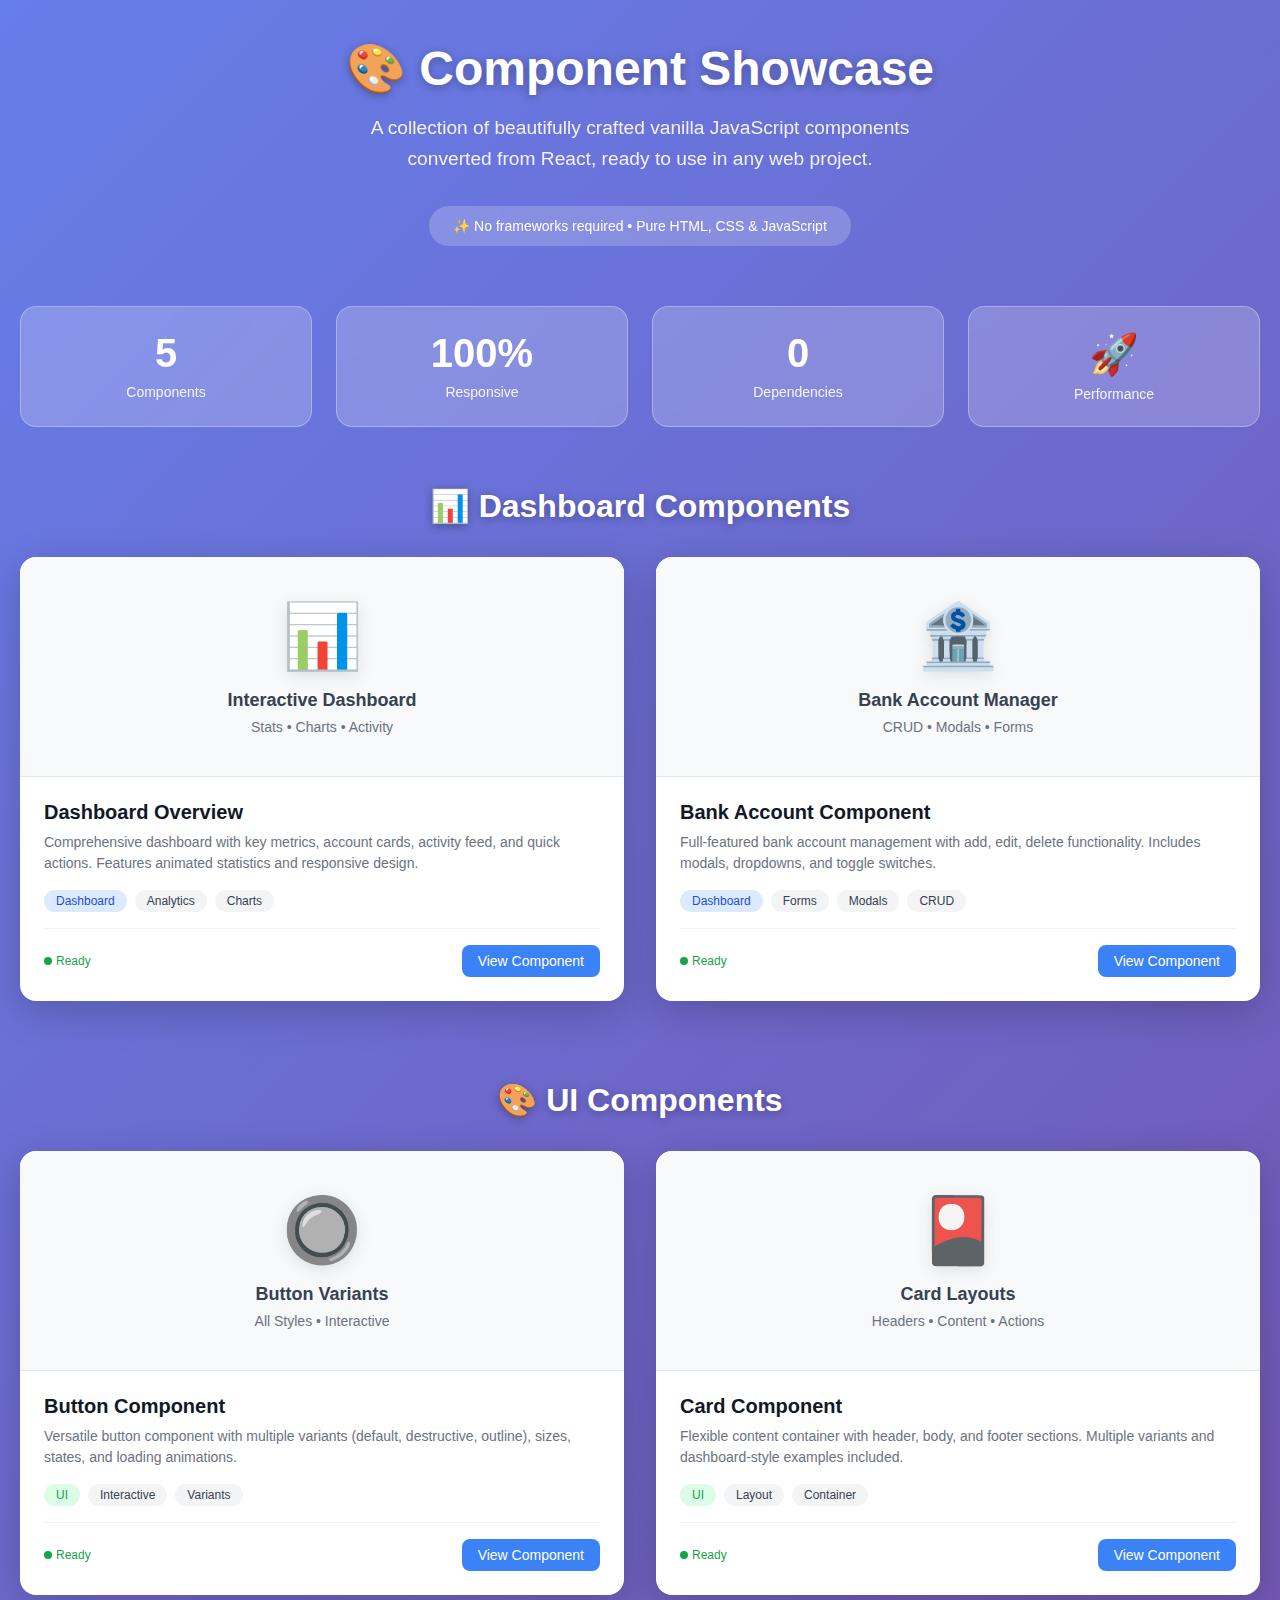
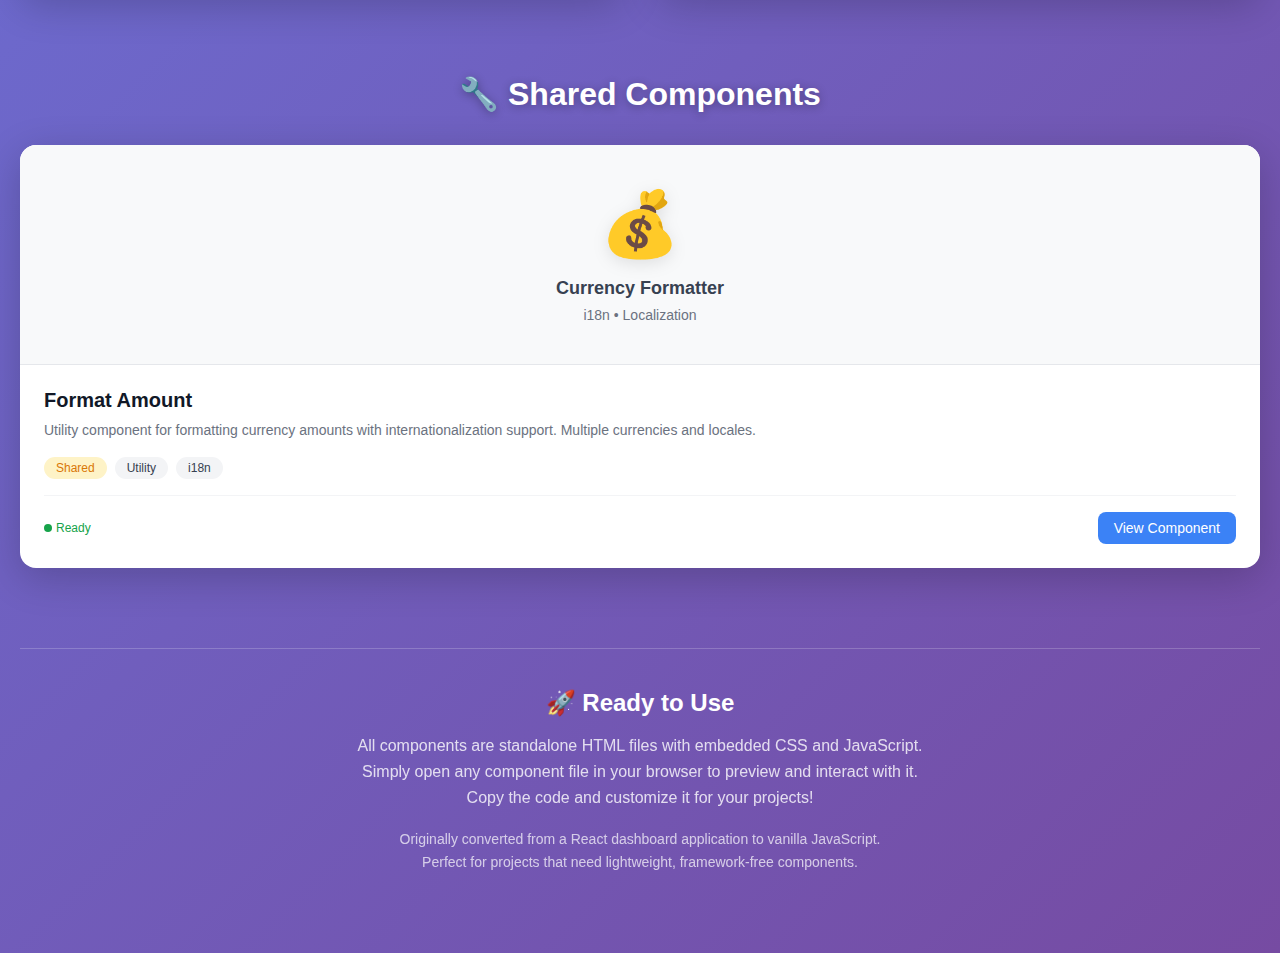
<file: vanilla-components/index.html>
<!DOCTYPE html>
<html lang="en">
<head>
    <meta charset="UTF-8">
    <meta name="viewport" content="width=device-width, initial-scale=1.0">
    <title>Vanilla JavaScript Component Library</title>
    <style>
        * {
            margin: 0;
            padding: 0;
            box-sizing: border-box;
        }

        body {
            font-family: -apple-system, BlinkMacSystemFont, 'Segoe UI', Roboto, sans-serif;
            background: linear-gradient(135deg, #667eea 0%, #764ba2 100%);
            min-height: 100vh;
            padding: 40px 20px;
        }

        .header {
            text-align: center;
            color: white;
            margin-bottom: 60px;
        }

        .header h1 {
            font-size: 3rem;
            font-weight: 700;
            margin-bottom: 16px;
            text-shadow: 0 2px 10px rgba(0,0,0,0.3);
        }

        .header p {
            font-size: 1.2rem;
            opacity: 0.9;
            max-width: 600px;
            margin: 0 auto 32px;
            line-height: 1.6;
        }

        .header .subtitle {
            background: rgba(255, 255, 255, 0.2);
            padding: 12px 24px;
            border-radius: 50px;
            display: inline-block;
            font-size: 14px;
            font-weight: 500;
            backdrop-filter: blur(10px);
        }

        .container {
            max-width: 1400px;
            margin: 0 auto;
        }

        .section {
            margin-bottom: 80px;
        }

        .section-title {
            color: white;
            font-size: 2rem;
            font-weight: 600;
            margin-bottom: 32px;
            text-align: center;
            text-shadow: 0 2px 10px rgba(0,0,0,0.3);
        }

        .components-grid {
            display: grid;
            grid-template-columns: repeat(auto-fit, minmax(380px, 1fr));
            gap: 32px;
        }

        .component-card {
            background: white;
            border-radius: 16px;
            overflow: hidden;
            box-shadow: 0 10px 40px rgba(0,0,0,0.2);
            transition: all 0.3s ease;
            text-decoration: none;
            color: inherit;
            display: block;
        }

        .component-card:hover {
            transform: translateY(-8px);
            box-shadow: 0 20px 60px rgba(0,0,0,0.3);
        }

        .component-preview {
            height: 220px;
            background: #f8f9fa;
            border-bottom: 1px solid #e5e7eb;
            display: flex;
            align-items: center;
            justify-content: center;
            position: relative;
            overflow: hidden;
        }

        .component-preview::before {
            content: '';
            position: absolute;
            top: 0;
            left: 0;
            right: 0;
            bottom: 0;
            background: linear-gradient(45deg, transparent 20%, rgba(59, 130, 246, 0.1) 50%, transparent 80%);
            opacity: 0;
            transition: opacity 0.3s ease;
        }

        .component-card:hover .component-preview::before {
            opacity: 1;
        }

        .preview-icon {
            font-size: 4rem;
            margin-bottom: 16px;
            filter: drop-shadow(0 4px 8px rgba(0,0,0,0.1));
        }

        .preview-content {
            text-align: center;
            z-index: 1;
            position: relative;
        }

        .preview-title {
            font-size: 18px;
            font-weight: 600;
            color: #374151;
            margin-bottom: 8px;
        }

        .preview-subtitle {
            font-size: 14px;
            color: #6b7280;
        }

        .component-info {
            padding: 24px;
        }

        .component-name {
            font-size: 20px;
            font-weight: 700;
            color: #111827;
            margin-bottom: 8px;
        }

        .component-description {
            color: #6b7280;
            font-size: 14px;
            line-height: 1.5;
            margin-bottom: 16px;
        }

        .component-tags {
            display: flex;
            flex-wrap: wrap;
            gap: 8px;
            margin-bottom: 16px;
        }

        .tag {
            background: #f3f4f6;
            color: #374151;
            padding: 4px 12px;
            border-radius: 20px;
            font-size: 12px;
            font-weight: 500;
        }

        .tag.dashboard {
            background: #dbeafe;
            color: #1d4ed8;
        }

        .tag.ui {
            background: #dcfce7;
            color: #16a34a;
        }

        .tag.shared {
            background: #fef3c7;
            color: #d97706;
        }

        .component-footer {
            display: flex;
            justify-content: space-between;
            align-items: center;
            padding-top: 16px;
            border-top: 1px solid #f3f4f6;
        }

        .view-button {
            background: #3b82f6;
            color: white;
            padding: 8px 16px;
            border-radius: 8px;
            font-size: 14px;
            font-weight: 500;
            text-decoration: none;
            transition: all 0.2s ease;
        }

        .view-button:hover {
            background: #2563eb;
            transform: scale(1.05);
        }

        .component-status {
            font-size: 12px;
            color: #16a34a;
            font-weight: 500;
            display: flex;
            align-items: center;
            gap: 4px;
        }

        .status-dot {
            width: 8px;
            height: 8px;
            border-radius: 50%;
            background: #16a34a;
        }

        .stats {
            display: grid;
            grid-template-columns: repeat(auto-fit, minmax(200px, 1fr));
            gap: 24px;
            margin-bottom: 60px;
        }

        .stat-card {
            background: rgba(255, 255, 255, 0.2);
            backdrop-filter: blur(10px);
            border-radius: 16px;
            padding: 24px;
            text-align: center;
            color: white;
            border: 1px solid rgba(255, 255, 255, 0.3);
        }

        .stat-value {
            font-size: 2.5rem;
            font-weight: 700;
            margin-bottom: 8px;
        }

        .stat-label {
            font-size: 14px;
            opacity: 0.9;
        }

        .footer {
            text-align: center;
            color: white;
            padding: 40px 0;
            border-top: 1px solid rgba(255, 255, 255, 0.2);
            margin-top: 80px;
        }

        .footer h3 {
            font-size: 1.5rem;
            margin-bottom: 16px;
        }

        .footer p {
            opacity: 0.8;
            line-height: 1.6;
        }

        @media (max-width: 768px) {
            .header h1 {
                font-size: 2rem;
            }

            .header p {
                font-size: 1rem;
            }

            .components-grid {
                grid-template-columns: 1fr;
            }

            .component-preview {
                height: 180px;
            }

            .preview-icon {
                font-size: 3rem;
            }
        }

        /* Loading animation */
        @keyframes fadeInUp {
            from {
                opacity: 0;
                transform: translateY(30px);
            }
            to {
                opacity: 1;
                transform: translateY(0);
            }
        }

        .component-card {
            animation: fadeInUp 0.6s ease forwards;
        }

        .component-card:nth-child(1) { animation-delay: 0.1s; }
        .component-card:nth-child(2) { animation-delay: 0.2s; }
        .component-card:nth-child(3) { animation-delay: 0.3s; }
        .component-card:nth-child(4) { animation-delay: 0.4s; }
        .component-card:nth-child(5) { animation-delay: 0.5s; }
        .component-card:nth-child(6) { animation-delay: 0.6s; }
    </style>
</head>
<body>
    <div class="container">
        <!-- Header -->
        <div class="header">
            <h1>🎨 Component Showcase</h1>
            <p>A collection of beautifully crafted vanilla JavaScript components converted from React, ready to use in any web project.</p>
            <div class="subtitle">✨ No frameworks required • Pure HTML, CSS & JavaScript</div>
        </div>

        <!-- Stats -->
        <div class="stats">
            <div class="stat-card">
                <div class="stat-value">8</div>
                <div class="stat-label">Components</div>
            </div>
            <div class="stat-card">
                <div class="stat-value">100%</div>
                <div class="stat-label">Responsive</div>
            </div>
            <div class="stat-card">
                <div class="stat-value">0</div>
                <div class="stat-label">Dependencies</div>
            </div>
            <div class="stat-card">
                <div class="stat-value">🚀</div>
                <div class="stat-label">Performance</div>
            </div>
        </div>

        <!-- Dashboard Components -->
        <div class="section">
            <h2 class="section-title">📊 Dashboard Components</h2>
            <div class="components-grid">
                <a href="dashboard/dashboard-overview.html" class="component-card">
                    <div class="component-preview">
                        <div class="preview-content">
                            <div class="preview-icon">📊</div>
                            <div class="preview-title">Interactive Dashboard</div>
                            <div class="preview-subtitle">Stats • Charts • Activity</div>
                        </div>
                    </div>
                    <div class="component-info">
                        <h3 class="component-name">Dashboard Overview</h3>
                        <p class="component-description">
                            Comprehensive dashboard with key metrics, account cards, activity feed, and quick actions. Features animated statistics and responsive design.
                        </p>
                        <div class="component-tags">
                            <span class="tag dashboard">Dashboard</span>
                            <span class="tag">Analytics</span>
                            <span class="tag">Charts</span>
                        </div>
                        <div class="component-footer">
                            <div class="component-status">
                                <div class="status-dot"></div>
                                <span>Ready</span>
                            </div>
                            <span class="view-button">View Component</span>
                        </div>
                    </div>
                </a>

                <a href="dashboard/bank-account.html" class="component-card">
                    <div class="component-preview">
                        <div class="preview-content">
                            <div class="preview-icon">🏦</div>
                            <div class="preview-title">Bank Account Manager</div>
                            <div class="preview-subtitle">CRUD • Modals • Forms</div>
                        </div>
                    </div>
                    <div class="component-info">
                        <h3 class="component-name">Bank Account Component</h3>
                        <p class="component-description">
                            Full-featured bank account management with add, edit, delete functionality. Includes modals, dropdowns, and toggle switches.
                        </p>
                        <div class="component-tags">
                            <span class="tag dashboard">Dashboard</span>
                            <span class="tag">Forms</span>
                            <span class="tag">Modals</span>
                            <span class="tag">CRUD</span>
                        </div>
                        <div class="component-footer">
                            <div class="component-status">
                                <div class="status-dot"></div>
                                <span>Ready</span>
                            </div>
                            <span class="view-button">View Component</span>
                        </div>
                    </div>
                </a>
            </div>
        </div>

        <!-- UI Components -->
        <div class="section">
            <h2 class="section-title">🎨 UI Components</h2>
            <div class="components-grid">
                <a href="ui/button.html" class="component-card">
                    <div class="component-preview">
                        <div class="preview-content">
                            <div class="preview-icon">🔘</div>
                            <div class="preview-title">Button Variants</div>
                            <div class="preview-subtitle">All Styles • Interactive</div>
                        </div>
                    </div>
                    <div class="component-info">
                        <h3 class="component-name">Button Component</h3>
                        <p class="component-description">
                            Versatile button component with multiple variants (default, destructive, outline), sizes, states, and loading animations.
                        </p>
                        <div class="component-tags">
                            <span class="tag ui">UI</span>
                            <span class="tag">Interactive</span>
                            <span class="tag">Variants</span>
                        </div>
                        <div class="component-footer">
                            <div class="component-status">
                                <div class="status-dot"></div>
                                <span>Ready</span>
                            </div>
                            <span class="view-button">View Component</span>
                        </div>
                    </div>
                </a>

                <a href="ui/card.html" class="component-card">
                    <div class="component-preview">
                        <div class="preview-content">
                            <div class="preview-icon">🎴</div>
                            <div class="preview-title">Card Layouts</div>
                            <div class="preview-subtitle">Headers • Content • Actions</div>
                        </div>
                    </div>
                    <div class="component-info">
                        <h3 class="component-name">Card Component</h3>
                        <p class="component-description">
                            Flexible content container with header, body, and footer sections. Multiple variants and dashboard-style examples included.
                        </p>
                        <div class="component-tags">
                            <span class="tag ui">UI</span>
                            <span class="tag">Layout</span>
                            <span class="tag">Container</span>
                        </div>
                        <div class="component-footer">
                            <div class="component-status">
                                <div class="status-dot"></div>
                                <span>Ready</span>
                            </div>
                            <span class="view-button">View Component</span>
                        </div>
                    </div>
                </a>
            </div>
        </div>

        <!-- Shared Components -->
        <div class="section">
            <h2 class="section-title">🔧 Shared Components</h2>
            <div class="components-grid">
                <a href="shared/format-amount.html" class="component-card">
                    <div class="component-preview">
                        <div class="preview-content">
                            <div class="preview-icon">💰</div>
                            <div class="preview-title">Currency Formatter</div>
                            <div class="preview-subtitle">i18n • Localization</div>
                        </div>
                    </div>
                    <div class="component-info">
                        <h3 class="component-name">Format Amount</h3>
                        <p class="component-description">
                            Utility component for formatting currency amounts with internationalization support. Multiple currencies and locales.
                        </p>
                        <div class="component-tags">
                            <span class="tag shared">Shared</span>
                            <span class="tag">Utility</span>
                            <span class="tag">i18n</span>
                        </div>
                        <div class="component-footer">
                            <div class="component-status">
                                <div class="status-dot"></div>
                                <span>Ready</span>
                            </div>
                            <span class="view-button">View Component</span>
                        </div>
                    </div>
                </a>
            </div>
        </div>

        <!-- Footer -->
        <div class="footer">
            <h3>🚀 Ready to Use</h3>
            <p>
                All components are standalone HTML files with embedded CSS and JavaScript.<br>
                Simply open any component file in your browser to preview and interact with it.<br>
                Copy the code and customize it for your projects!
            </p>
            <br>
            <p style="font-size: 14px; opacity: 0.7;">
                Originally converted from a React dashboard application to vanilla JavaScript.<br>
                Perfect for projects that need lightweight, framework-free components.
            </p>
        </div>
    </div>

    <script>
        // Add some interactive enhancements
        document.addEventListener('DOMContentLoaded', function() {
            // Animate stats on scroll
            const observerOptions = {
                threshold: 0.5,
                rootMargin: '0px 0px -100px 0px'
            };

            const observer = new IntersectionObserver((entries) => {
                entries.forEach(entry => {
                    if (entry.isIntersecting) {
                        const statValue = entry.target.querySelector('.stat-value');
                        const finalValue = statValue.textContent;
                        
                        if (finalValue !== '🚀' && finalValue !== '100%' && finalValue !== '0') {
                            // Animate number counting
                            let current = 0;
                            const target = parseInt(finalValue);
                            const increment = target / 20;
                            
                            const timer = setInterval(() => {
                                current += increment;
                                if (current >= target) {
                                    current = target;
                                    clearInterval(timer);
                                }
                                statValue.textContent = Math.floor(current);
                            }, 50);
                        }
                    }
                });
            }, observerOptions);

            // Observe stat cards
            document.querySelectorAll('.stat-card').forEach(card => {
                observer.observe(card);
            });

            // Add ripple effect to component cards
            document.querySelectorAll('.component-card').forEach(card => {
                card.addEventListener('click', function(e) {
                    if (e.target.classList.contains('view-button')) {
                        e.preventDefault();
                        
                        // Create ripple effect
                        const ripple = document.createElement('span');
                        const rect = this.getBoundingClientRect();
                        const size = Math.max(rect.width, rect.height);
                        
                        ripple.style.cssText = `
                            position: absolute;
                            border-radius: 50%;
                            background: rgba(59, 130, 246, 0.3);
                            transform: scale(0);
                            animation: ripple 0.6s linear;
                            pointer-events: none;
                            width: ${size}px;
                            height: ${size}px;
                            left: ${e.clientX - rect.left - size/2}px;
                            top: ${e.clientY - rect.top - size/2}px;
                        `;
                        
                        this.style.position = 'relative';
                        this.style.overflow = 'hidden';
                        this.appendChild(ripple);
                        
                        setTimeout(() => {
                            // Navigate to the component
                            window.location.href = this.href;
                        }, 300);
                        
                        setTimeout(() => {
                            if (ripple.parentNode) {
                                ripple.parentNode.removeChild(ripple);
                            }
                        }, 600);
                        
                        return false;
                    }
                });
            });

            // Add hover effects to preview content
            document.querySelectorAll('.component-preview').forEach(preview => {
                preview.addEventListener('mouseenter', function() {
                    const icon = this.querySelector('.preview-icon');
                    if (icon) {
                        icon.style.transform = 'scale(1.1) rotate(5deg)';
                        icon.style.transition = 'transform 0.3s ease';
                    }
                });

                preview.addEventListener('mouseleave', function() {
                    const icon = this.querySelector('.preview-icon');
                    if (icon) {
                        icon.style.transform = 'scale(1) rotate(0deg)';
                    }
                });
            });
        });

        // Add ripple animation CSS
        const style = document.createElement('style');
        style.textContent = `
            @keyframes ripple {
                to {
                    transform: scale(2);
                    opacity: 0;
                }
            }
        `;
        document.head.appendChild(style);
    </script>
</body>
</html>
</file>
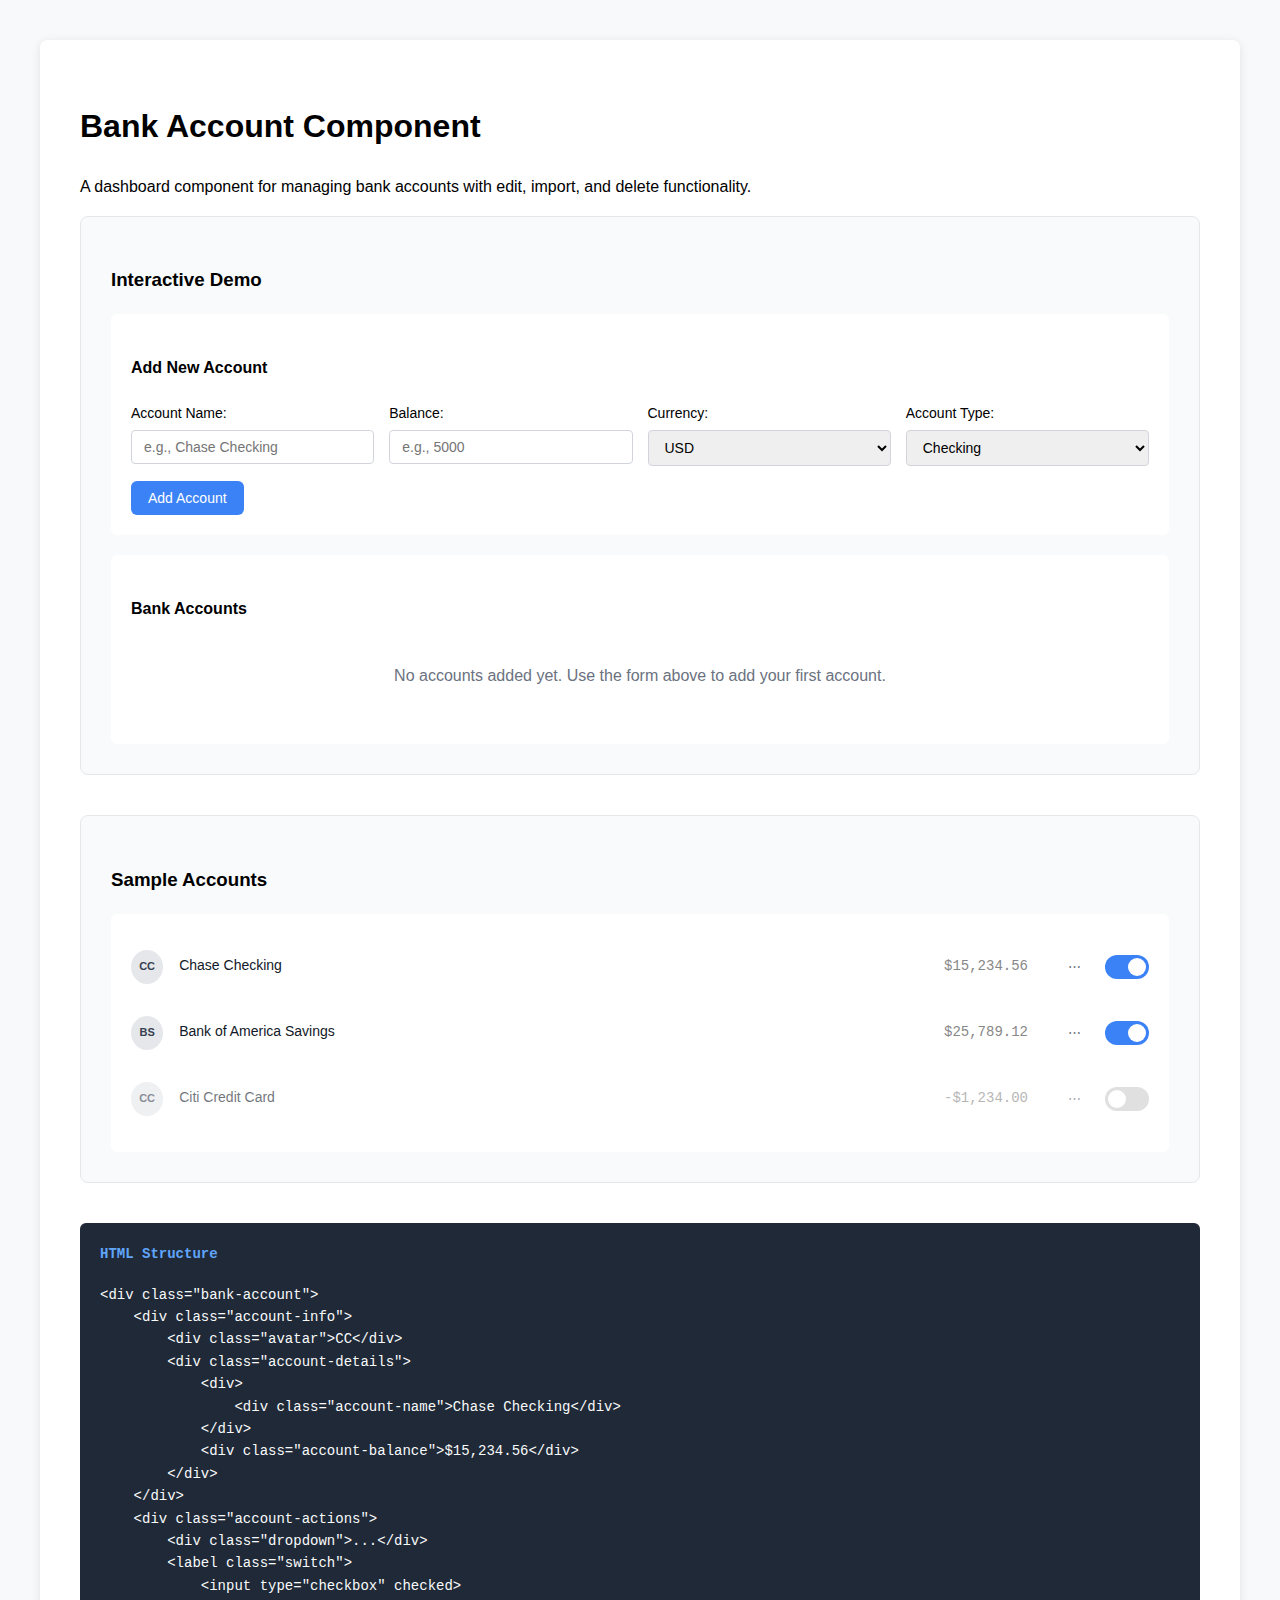
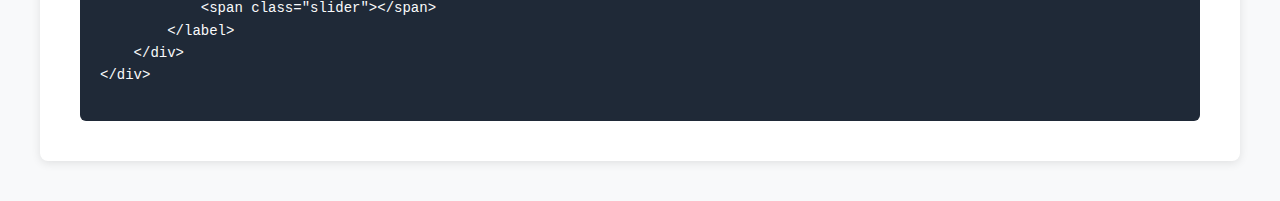
<file: vanilla-components/dashboard/bank-account.html>
<!DOCTYPE html>
<html lang="en">
<head>
    <meta charset="UTF-8">
    <meta name="viewport" content="width=device-width, initial-scale=1.0">
    <title>Bank Account Component</title>
    <style>
        body {
            font-family: -apple-system, BlinkMacSystemFont, 'Segoe UI', Roboto, sans-serif;
            padding: 40px;
            background: #f8f9fa;
            margin: 0;
            line-height: 1.6;
        }

        .container {
            max-width: 1200px;
            margin: 0 auto;
            background: white;
            padding: 40px;
            border-radius: 8px;
            box-shadow: 0 2px 10px rgba(0,0,0,0.1);
        }

        .demo-section {
            margin-bottom: 40px;
            padding: 30px;
            border: 1px solid #e5e7eb;
            border-radius: 8px;
            background: #f9fafb;
        }

        /* Bank Account Component Styles */
        .bank-account {
            display: flex;
            justify-content: space-between;
            align-items: center;
            margin-bottom: 16px;
            padding-top: 16px;
            transition: opacity 0.2s ease;
        }

        .bank-account.disabled {
            opacity: 0.6;
        }

        .account-info {
            display: flex;
            align-items: center;
            gap: 16px;
            width: 100%;
            margin-right: 32px;
        }

        .avatar {
            width: 34px;
            height: 34px;
            border-radius: 50%;
            background: #e5e7eb;
            display: flex;
            align-items: center;
            justify-content: center;
            font-weight: 600;
            color: #374151;
            font-size: 11px;
        }

        .account-details {
            display: flex;
            align-items: center;
            justify-content: space-between;
            width: 100%;
        }

        .account-name {
            font-weight: 500;
            line-height: 1;
            margin-bottom: 4px;
            font-size: 14px;
            color: #111827;
        }

        .account-balance {
            color: #878787;
            font-size: 14px;
            font-family: 'Monaco', 'Menlo', 'Ubuntu Mono', monospace;
        }

        .account-actions {
            display: flex;
            align-items: center;
            gap: 16px;
        }

        /* Dropdown Menu */
        .dropdown {
            position: relative;
            display: inline-block;
        }

        .dropdown-trigger {
            background: none;
            border: none;
            cursor: pointer;
            padding: 8px;
            border-radius: 4px;
            color: #6b7280;
            transition: all 0.2s ease;
        }

        .dropdown-trigger:hover {
            background: #f3f4f6;
            color: #374151;
        }

        .dropdown-content {
            display: none;
            position: absolute;
            right: 0;
            top: 100%;
            background: white;
            min-width: 200px;
            box-shadow: 0 10px 25px rgba(0,0,0,0.15);
            border-radius: 6px;
            border: 1px solid #e5e7eb;
            z-index: 1000;
            padding: 4px 0;
        }

        .dropdown-content.show {
            display: block;
        }

        .dropdown-item {
            display: block;
            width: 100%;
            padding: 8px 16px;
            background: none;
            border: none;
            text-align: left;
            cursor: pointer;
            font-size: 14px;
            color: #374151;
            transition: background-color 0.2s ease;
        }

        .dropdown-item:hover {
            background: #f3f4f6;
        }

        .dropdown-separator {
            height: 1px;
            background: #e5e7eb;
            margin: 4px 0;
        }

        .dropdown-item.danger {
            color: #dc2626;
        }

        /* Switch Component */
        .switch {
            position: relative;
            display: inline-block;
            width: 44px;
            height: 24px;
        }

        .switch input {
            opacity: 0;
            width: 0;
            height: 0;
        }

        .slider {
            position: absolute;
            cursor: pointer;
            top: 0;
            left: 0;
            right: 0;
            bottom: 0;
            background-color: #ccc;
            transition: .4s;
            border-radius: 24px;
        }

        .slider:before {
            position: absolute;
            content: "";
            height: 18px;
            width: 18px;
            left: 3px;
            bottom: 3px;
            background-color: white;
            transition: .4s;
            border-radius: 50%;
        }

        input:checked + .slider {
            background-color: #3b82f6;
        }

        input:checked + .slider:before {
            transform: translateX(20px);
        }

        .slider:disabled {
            opacity: 0.5;
            cursor: not-allowed;
        }

        /* Modal Styles */
        .modal {
            display: none;
            position: fixed;
            z-index: 1001;
            left: 0;
            top: 0;
            width: 100%;
            height: 100%;
            background-color: rgba(0,0,0,0.5);
            animation: fadeIn 0.3s ease;
        }

        .modal.show {
            display: flex;
            align-items: center;
            justify-content: center;
        }

        .modal-content {
            background-color: white;
            padding: 24px;
            border-radius: 8px;
            width: 90%;
            max-width: 500px;
            max-height: 90vh;
            overflow-y: auto;
            animation: slideIn 0.3s ease;
        }

        .modal-header {
            display: flex;
            justify-content: space-between;
            align-items: center;
            margin-bottom: 20px;
        }

        .modal-title {
            font-size: 18px;
            font-weight: 600;
            margin: 0;
        }

        .close-button {
            background: none;
            border: none;
            font-size: 24px;
            cursor: pointer;
            color: #6b7280;
            padding: 0;
            width: 30px;
            height: 30px;
            display: flex;
            align-items: center;
            justify-content: center;
        }

        .close-button:hover {
            color: #374151;
        }

        .form-group {
            margin-bottom: 16px;
        }

        .form-label {
            display: block;
            margin-bottom: 6px;
            font-weight: 500;
            font-size: 14px;
            color: #374151;
        }

        .form-input {
            width: 100%;
            padding: 8px 12px;
            border: 1px solid #d1d5db;
            border-radius: 4px;
            font-size: 14px;
            transition: border-color 0.2s ease;
        }

        .form-input:focus {
            outline: none;
            border-color: #3b82f6;
            box-shadow: 0 0 0 3px rgba(59, 130, 246, 0.1);
        }

        .button {
            display: inline-flex;
            align-items: center;
            justify-content: center;
            font-size: 14px;
            font-weight: 500;
            transition: all 0.2s ease;
            border: 1px solid transparent;
            cursor: pointer;
            text-decoration: none;
            font-family: inherit;
            outline: none;
            padding: 8px 16px;
            border-radius: 6px;
            margin-right: 8px;
        }

        .button-primary {
            background: #3b82f6;
            color: white;
        }

        .button-primary:hover {
            background: #2563eb;
        }

        .button-secondary {
            background: #f3f4f6;
            color: #374151;
            border-color: #d1d5db;
        }

        .button-secondary:hover {
            background: #e5e7eb;
        }

        .button-danger {
            background: #ef4444;
            color: white;
        }

        .button-danger:hover {
            background: #dc2626;
        }

        .button:disabled {
            opacity: 0.5;
            cursor: not-allowed;
        }

        .loading-spinner {
            width: 16px;
            height: 16px;
            border: 2px solid transparent;
            border-top: 2px solid currentColor;
            border-radius: 50%;
            animation: spin 1s linear infinite;
            margin-right: 8px;
        }

        @keyframes spin {
            0% { transform: rotate(0deg); }
            100% { transform: rotate(360deg); }
        }

        @keyframes fadeIn {
            from { opacity: 0; }
            to { opacity: 1; }
        }

        @keyframes slideIn {
            from { transform: translateY(-50px); opacity: 0; }
            to { transform: translateY(0); opacity: 1; }
        }

        .demo-controls {
            background: white;
            padding: 20px;
            border-radius: 6px;
            margin-bottom: 20px;
        }

        .controls-grid {
            display: grid;
            grid-template-columns: repeat(auto-fit, minmax(200px, 1fr));
            gap: 15px;
        }

        .control-group {
            display: flex;
            flex-direction: column;
        }

        .control-group label {
            font-weight: 500;
            margin-bottom: 5px;
            font-size: 14px;
        }

        .control-group input, .control-group select {
            padding: 8px 12px;
            border: 1px solid #d1d5db;
            border-radius: 4px;
            font-size: 14px;
        }

        .accounts-list {
            background: white;
            border-radius: 6px;
            padding: 20px;
        }

        .code-example {
            background: #1f2937;
            color: #f9fafb;
            padding: 20px;
            border-radius: 6px;
            font-family: 'Monaco', 'Menlo', 'Ubuntu Mono', monospace;
            font-size: 14px;
            margin-top: 20px;
            overflow-x: auto;
        }
    </style>
</head>
<body>
    <div class="container">
        <h1>Bank Account Component</h1>
        <p>A dashboard component for managing bank accounts with edit, import, and delete functionality.</p>

        <div class="demo-section">
            <h3>Interactive Demo</h3>
            
            <div class="demo-controls">
                <h4>Add New Account</h4>
                <div class="controls-grid">
                    <div class="control-group">
                        <label for="accountName">Account Name:</label>
                        <input type="text" id="accountName" placeholder="e.g., Chase Checking">
                    </div>
                    <div class="control-group">
                        <label for="accountBalance">Balance:</label>
                        <input type="number" id="accountBalance" placeholder="e.g., 5000" step="0.01">
                    </div>
                    <div class="control-group">
                        <label for="accountCurrency">Currency:</label>
                        <select id="accountCurrency">
                            <option value="USD">USD</option>
                            <option value="EUR">EUR</option>
                            <option value="GBP">GBP</option>
                            <option value="SEK">SEK</option>
                        </select>
                    </div>
                    <div class="control-group">
                        <label for="accountType">Account Type:</label>
                        <select id="accountType">
                            <option value="checking">Checking</option>
                            <option value="savings">Savings</option>
                            <option value="credit">Credit Card</option>
                            <option value="investment">Investment</option>
                        </select>
                    </div>
                </div>
                <button class="button button-primary" onclick="addAccount()" style="margin-top: 15px;">
                    Add Account
                </button>
            </div>

            <div class="accounts-list">
                <h4>Bank Accounts</h4>
                <div id="accountsList">
                    <!-- Accounts will be dynamically added here -->
                </div>
            </div>
        </div>

        <!-- Sample accounts for demo -->
        <div class="demo-section">
            <h3>Sample Accounts</h3>
            <div class="accounts-list">
                <div class="bank-account">
                    <div class="account-info">
                        <div class="avatar">CC</div>
                        <div class="account-details">
                            <div>
                                <div class="account-name">Chase Checking</div>
                            </div>
                            <div class="account-balance">$15,234.56</div>
                        </div>
                    </div>
                    <div class="account-actions">
                        <div class="dropdown">
                            <button class="dropdown-trigger" onclick="toggleDropdown(this)">
                                ⋯
                            </button>
                            <div class="dropdown-content">
                                <button class="dropdown-item" onclick="editAccount('chase-checking')">Edit</button>
                                <div class="dropdown-separator"></div>
                                <button class="dropdown-item" onclick="importTransactions('chase-checking')">Import</button>
                                <div class="dropdown-separator"></div>
                                <button class="dropdown-item danger" onclick="confirmDelete('chase-checking')">Remove</button>
                            </div>
                        </div>
                        <label class="switch">
                            <input type="checkbox" checked onchange="toggleAccount(this, 'chase-checking')">
                            <span class="slider"></span>
                        </label>
                    </div>
                </div>

                <div class="bank-account">
                    <div class="account-info">
                        <div class="avatar">BS</div>
                        <div class="account-details">
                            <div>
                                <div class="account-name">Bank of America Savings</div>
                            </div>
                            <div class="account-balance">$25,789.12</div>
                        </div>
                    </div>
                    <div class="account-actions">
                        <div class="dropdown">
                            <button class="dropdown-trigger" onclick="toggleDropdown(this)">
                                ⋯
                            </button>
                            <div class="dropdown-content">
                                <button class="dropdown-item" onclick="editAccount('boa-savings')">Edit</button>
                                <div class="dropdown-separator"></div>
                                <button class="dropdown-item" onclick="importTransactions('boa-savings')">Import</button>
                                <div class="dropdown-separator"></div>
                                <button class="dropdown-item danger" onclick="confirmDelete('boa-savings')">Remove</button>
                            </div>
                        </div>
                        <label class="switch">
                            <input type="checkbox" checked onchange="toggleAccount(this, 'boa-savings')">
                            <span class="slider"></span>
                        </label>
                    </div>
                </div>

                <div class="bank-account disabled">
                    <div class="account-info">
                        <div class="avatar">CC</div>
                        <div class="account-details">
                            <div>
                                <div class="account-name">Citi Credit Card</div>
                            </div>
                            <div class="account-balance">-$1,234.00</div>
                        </div>
                    </div>
                    <div class="account-actions">
                        <div class="dropdown">
                            <button class="dropdown-trigger" onclick="toggleDropdown(this)">
                                ⋯
                            </button>
                            <div class="dropdown-content">
                                <button class="dropdown-item" onclick="editAccount('citi-credit')">Edit</button>
                                <div class="dropdown-separator"></div>
                                <button class="dropdown-item" onclick="importTransactions('citi-credit')">Import</button>
                                <div class="dropdown-separator"></div>
                                <button class="dropdown-item danger" onclick="confirmDelete('citi-credit')">Remove</button>
                            </div>
                        </div>
                        <label class="switch">
                            <input type="checkbox" onchange="toggleAccount(this, 'citi-credit')">
                            <span class="slider"></span>
                        </label>
                    </div>
                </div>
            </div>
        </div>

        <div class="code-example">
            <h4 style="margin-top: 0; color: #60a5fa;">HTML Structure</h4>
            <pre>&lt;div class="bank-account"&gt;
    &lt;div class="account-info"&gt;
        &lt;div class="avatar"&gt;CC&lt;/div&gt;
        &lt;div class="account-details"&gt;
            &lt;div&gt;
                &lt;div class="account-name"&gt;Chase Checking&lt;/div&gt;
            &lt;/div&gt;
            &lt;div class="account-balance"&gt;$15,234.56&lt;/div&gt;
        &lt;/div&gt;
    &lt;/div&gt;
    &lt;div class="account-actions"&gt;
        &lt;div class="dropdown"&gt;...&lt;/div&gt;
        &lt;label class="switch"&gt;
            &lt;input type="checkbox" checked&gt;
            &lt;span class="slider"&gt;&lt;/span&gt;
        &lt;/label&gt;
    &lt;/div&gt;
&lt;/div&gt;</pre>
        </div>
    </div>

    <!-- Edit Account Modal -->
    <div id="editModal" class="modal">
        <div class="modal-content">
            <div class="modal-header">
                <h3 class="modal-title">Edit Account</h3>
                <button class="close-button" onclick="closeModal('editModal')">&times;</button>
            </div>
            <form id="editForm">
                <div class="form-group">
                    <label class="form-label" for="editName">Account Name</label>
                    <input type="text" id="editName" class="form-input" required>
                </div>
                <div class="form-group">
                    <label class="form-label" for="editType">Account Type</label>
                    <select id="editType" class="form-input">
                        <option value="checking">Checking</option>
                        <option value="savings">Savings</option>
                        <option value="credit">Credit Card</option>
                        <option value="investment">Investment</option>
                    </select>
                </div>
                <div class="form-group">
                    <label class="form-label" for="editBalance">Balance</label>
                    <input type="number" id="editBalance" class="form-input" step="0.01">
                </div>
                <div style="display: flex; justify-content: flex-end; gap: 8px; margin-top: 24px;">
                    <button type="button" class="button button-secondary" onclick="closeModal('editModal')">
                        Cancel
                    </button>
                    <button type="submit" class="button button-primary" id="saveButton">
                        Save Changes
                    </button>
                </div>
            </form>
        </div>
    </div>

    <!-- Delete Confirmation Modal -->
    <div id="deleteModal" class="modal">
        <div class="modal-content">
            <div class="modal-header">
                <h3 class="modal-title">Delete Account</h3>
                <button class="close-button" onclick="closeModal('deleteModal')">&times;</button>
            </div>
            <p style="margin-bottom: 20px; color: #6b7280;">
                You are about to delete a bank account. If you proceed, all transactions 
                associated with this account will also be deleted.
            </p>
            <div class="form-group">
                <label class="form-label" for="confirmDelete">
                    Type <strong>DELETE</strong> to confirm.
                </label>
                <input type="text" id="confirmDelete" class="form-input" placeholder="DELETE">
            </div>
            <div style="display: flex; justify-content: flex-end; gap: 8px; margin-top: 24px;">
                <button type="button" class="button button-secondary" onclick="closeModal('deleteModal')">
                    Cancel
                </button>
                <button type="button" class="button button-danger" id="confirmDeleteButton" onclick="deleteAccount()" disabled>
                    <span id="deleteSpinner" class="loading-spinner" style="display: none;"></span>
                    Confirm
                </button>
            </div>
        </div>
    </div>

    <script>
        // Sample data
        let accounts = [];
        let accountIdCounter = 1;
        let currentEditingAccount = null;
        let currentDeletingAccount = null;

        // Utility functions
        function getInitials(name) {
            return name.split(' ').map(word => word[0]).join('').toUpperCase();
        }

        function formatAmount(amount, currency) {
            try {
                return new Intl.NumberFormat('en-US', {
                    style: 'currency',
                    currency: currency
                }).format(amount);
            } catch (error) {
                return `${currency} ${amount.toFixed(2)}`;
            }
        }

        // Account management functions
        function addAccount() {
            const name = document.getElementById('accountName').value;
            const balance = parseFloat(document.getElementById('accountBalance').value) || 0;
            const currency = document.getElementById('accountCurrency').value;
            const type = document.getElementById('accountType').value;

            if (!name.trim()) {
                alert('Please enter an account name');
                return;
            }

            const account = {
                id: `account-${accountIdCounter++}`,
                name: name.trim(),
                balance,
                currency,
                type,
                enabled: true
            };

            accounts.push(account);
            renderAccounts();
            clearForm();
        }

        function clearForm() {
            document.getElementById('accountName').value = '';
            document.getElementById('accountBalance').value = '';
            document.getElementById('accountCurrency').value = 'USD';
            document.getElementById('accountType').value = 'checking';
        }

        function renderAccounts() {
            const container = document.getElementById('accountsList');
            container.innerHTML = '';

            if (accounts.length === 0) {
                container.innerHTML = '<p style="color: #6b7280; text-align: center; padding: 20px;">No accounts added yet. Use the form above to add your first account.</p>';
                return;
            }

            accounts.forEach(account => {
                const accountElement = createAccountElement(account);
                container.appendChild(accountElement);
            });
        }

        function createAccountElement(account) {
            const div = document.createElement('div');
            div.className = `bank-account ${!account.enabled ? 'disabled' : ''}`;
            div.innerHTML = `
                <div class="account-info">
                    <div class="avatar">${getInitials(account.name)}</div>
                    <div class="account-details">
                        <div>
                            <div class="account-name">${account.name}</div>
                        </div>
                        <div class="account-balance">${formatAmount(account.balance, account.currency)}</div>
                    </div>
                </div>
                <div class="account-actions">
                    <div class="dropdown">
                        <button class="dropdown-trigger" onclick="toggleDropdown(this)">
                            ⋯
                        </button>
                        <div class="dropdown-content">
                            <button class="dropdown-item" onclick="editAccount('${account.id}')">Edit</button>
                            <div class="dropdown-separator"></div>
                            <button class="dropdown-item" onclick="importTransactions('${account.id}')">Import</button>
                            <div class="dropdown-separator"></div>
                            <button class="dropdown-item danger" onclick="confirmDelete('${account.id}')">Remove</button>
                        </div>
                    </div>
                    <label class="switch">
                        <input type="checkbox" ${account.enabled ? 'checked' : ''} onchange="toggleAccount(this, '${account.id}')">
                        <span class="slider"></span>
                    </label>
                </div>
            `;
            return div;
        }

        // Dropdown functionality
        function toggleDropdown(trigger) {
            const dropdown = trigger.parentElement;
            const content = dropdown.querySelector('.dropdown-content');
            
            // Close all other dropdowns
            document.querySelectorAll('.dropdown-content.show').forEach(d => {
                if (d !== content) d.classList.remove('show');
            });
            
            content.classList.toggle('show');
        }

        // Close dropdowns when clicking outside
        document.addEventListener('click', function(event) {
            if (!event.target.closest('.dropdown')) {
                document.querySelectorAll('.dropdown-content.show').forEach(d => {
                    d.classList.remove('show');
                });
            }
        });

        // Account actions
        function toggleAccount(checkbox, accountId) {
            const account = accounts.find(a => a.id === accountId);
            if (account) {
                account.enabled = checkbox.checked;
                renderAccounts();
            }
            
            console.log(`Account ${accountId} ${checkbox.checked ? 'enabled' : 'disabled'}`);
        }

        function editAccount(accountId) {
            const account = accounts.find(a => a.id === accountId) || {
                id: accountId,
                name: accountId.includes('chase') ? 'Chase Checking' : 
                      accountId.includes('boa') ? 'Bank of America Savings' : 'Citi Credit Card',
                type: 'checking',
                balance: 0
            };
            
            currentEditingAccount = account;
            
            document.getElementById('editName').value = account.name;
            document.getElementById('editType').value = account.type;
            document.getElementById('editBalance').value = account.balance || 0;
            
            openModal('editModal');
        }

        function importTransactions(accountId) {
            console.log(`Importing transactions for account: ${accountId}`);
            alert(`Import functionality would be triggered for account: ${accountId}`);
        }

        function confirmDelete(accountId) {
            currentDeletingAccount = accountId;
            document.getElementById('confirmDelete').value = '';
            document.getElementById('confirmDeleteButton').disabled = true;
            openModal('deleteModal');
        }

        function deleteAccount() {
            if (!currentDeletingAccount) return;
            
            const deleteButton = document.getElementById('confirmDeleteButton');
            const spinner = document.getElementById('deleteSpinner');
            
            // Show loading state
            deleteButton.disabled = true;
            spinner.style.display = 'inline-block';
            
            // Simulate API call
            setTimeout(() => {
                // Remove from accounts array
                accounts = accounts.filter(a => a.id !== currentDeletingAccount);
                renderAccounts();
                
                // Hide loading state
                spinner.style.display = 'none';
                closeModal('deleteModal');
                currentDeletingAccount = null;
                
                console.log(`Account ${currentDeletingAccount} deleted`);
            }, 1500);
        }

        // Modal functions
        function openModal(modalId) {
            document.getElementById(modalId).classList.add('show');
            document.body.style.overflow = 'hidden';
        }

        function closeModal(modalId) {
            document.getElementById(modalId).classList.remove('show');
            document.body.style.overflow = 'auto';
        }

        // Form handling
        document.getElementById('editForm').addEventListener('submit', function(e) {
            e.preventDefault();
            
            if (!currentEditingAccount) return;
            
            const saveButton = document.getElementById('saveButton');
            saveButton.disabled = true;
            saveButton.innerHTML = '<span class="loading-spinner"></span>Saving...';
            
            // Simulate API call
            setTimeout(() => {
                // Update account
                if (accounts.find(a => a.id === currentEditingAccount.id)) {
                    const account = accounts.find(a => a.id === currentEditingAccount.id);
                    account.name = document.getElementById('editName').value;
                    account.type = document.getElementById('editType').value;
                    account.balance = parseFloat(document.getElementById('editBalance').value) || 0;
                    renderAccounts();
                }
                
                saveButton.disabled = false;
                saveButton.innerHTML = 'Save Changes';
                closeModal('editModal');
                currentEditingAccount = null;
                
                console.log('Account updated successfully');
            }, 1000);
        });

        // Delete confirmation input validation
        document.getElementById('confirmDelete').addEventListener('input', function(e) {
            const confirmButton = document.getElementById('confirmDeleteButton');
            confirmButton.disabled = e.target.value !== 'DELETE';
        });

        // Close modal when clicking outside
        document.querySelectorAll('.modal').forEach(modal => {
            modal.addEventListener('click', function(e) {
                if (e.target === this) {
                    closeModal(this.id);
                }
            });
        });

        // Initialize
        document.addEventListener('DOMContentLoaded', function() {
            renderAccounts();
        });
    </script>
</body>
</html>
</file>
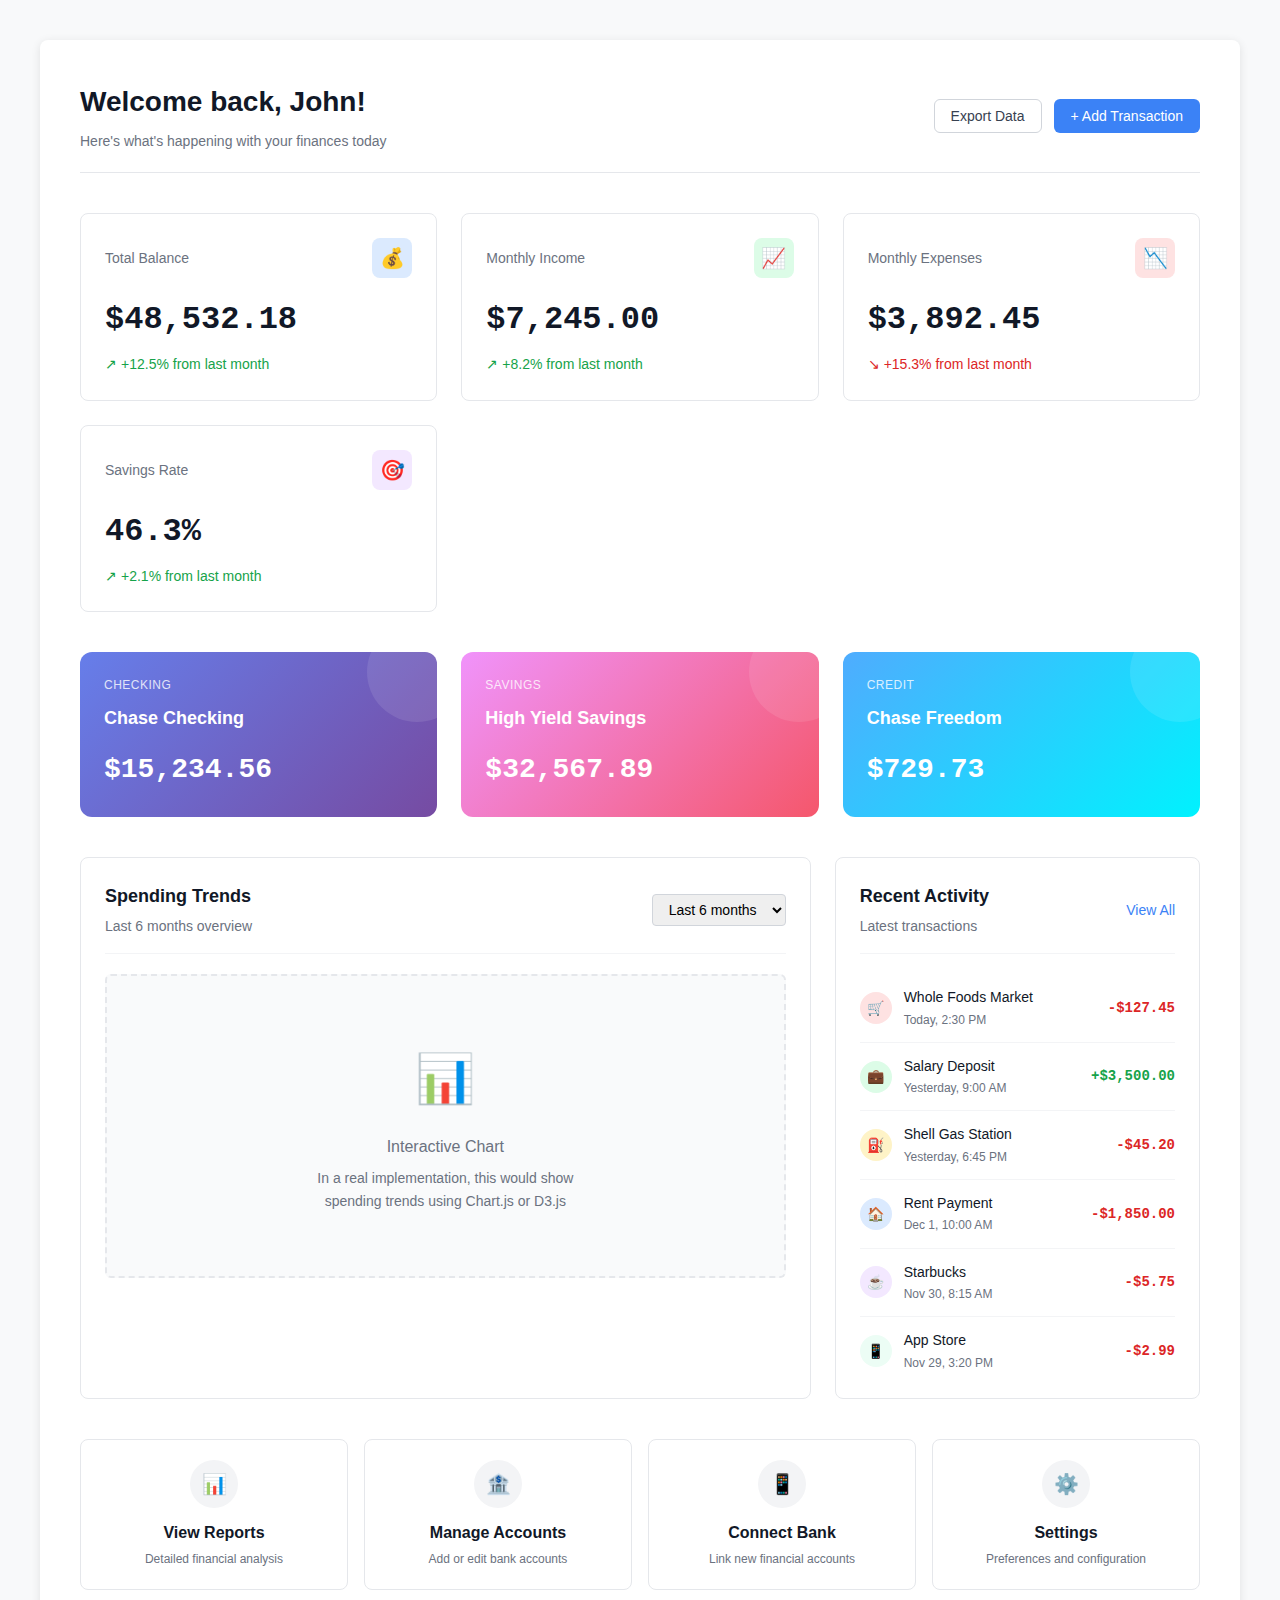
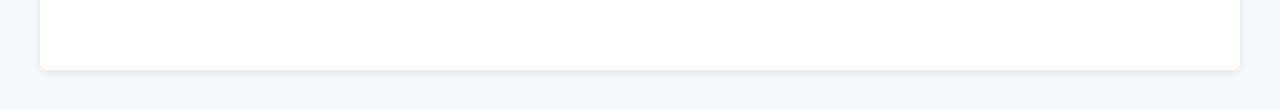
<file: vanilla-components/dashboard/dashboard-overview.html>
<!DOCTYPE html>
<html lang="en">
<head>
    <meta charset="UTF-8">
    <meta name="viewport" content="width=device-width, initial-scale=1.0">
    <title>Dashboard Overview</title>
    <style>
        body {
            font-family: -apple-system, BlinkMacSystemFont, 'Segoe UI', Roboto, sans-serif;
            padding: 40px;
            background: #f8f9fa;
            margin: 0;
            line-height: 1.6;
        }

        .container {
            max-width: 1400px;
            margin: 0 auto;
            background: white;
            padding: 40px;
            border-radius: 8px;
            box-shadow: 0 2px 10px rgba(0,0,0,0.1);
        }

        .dashboard-header {
            display: flex;
            justify-content: space-between;
            align-items: center;
            margin-bottom: 40px;
            padding-bottom: 20px;
            border-bottom: 1px solid #e5e7eb;
        }

        .welcome-text h1 {
            margin: 0 0 5px 0;
            color: #111827;
            font-size: 28px;
        }

        .welcome-text p {
            margin: 0;
            color: #6b7280;
            font-size: 14px;
        }

        .header-actions {
            display: flex;
            gap: 12px;
        }

        .btn {
            display: inline-flex;
            align-items: center;
            justify-content: center;
            font-size: 14px;
            font-weight: 500;
            transition: all 0.2s ease;
            border: 1px solid transparent;
            cursor: pointer;
            text-decoration: none;
            font-family: inherit;
            outline: none;
            padding: 8px 16px;
            border-radius: 6px;
        }

        .btn-primary {
            background: #3b82f6;
            color: white;
        }

        .btn-primary:hover {
            background: #2563eb;
        }

        .btn-outline {
            background: transparent;
            color: #374151;
            border-color: #d1d5db;
        }

        .btn-outline:hover {
            background: #f3f4f6;
        }

        /* Stats Grid */
        .stats-grid {
            display: grid;
            grid-template-columns: repeat(auto-fit, minmax(280px, 1fr));
            gap: 24px;
            margin-bottom: 40px;
        }

        .stat-card {
            background: white;
            border: 1px solid #e5e7eb;
            border-radius: 8px;
            padding: 24px;
            transition: all 0.2s ease;
        }

        .stat-card:hover {
            box-shadow: 0 4px 20px rgba(0,0,0,0.1);
            transform: translateY(-2px);
        }

        .stat-header {
            display: flex;
            align-items: center;
            justify-content: space-between;
            margin-bottom: 16px;
        }

        .stat-title {
            color: #6b7280;
            font-size: 14px;
            font-weight: 500;
        }

        .stat-icon {
            width: 40px;
            height: 40px;
            border-radius: 8px;
            display: flex;
            align-items: center;
            justify-content: center;
            font-size: 20px;
        }

        .stat-value {
            font-size: 32px;
            font-weight: 700;
            color: #111827;
            margin-bottom: 8px;
            font-family: 'Monaco', 'Menlo', 'Ubuntu Mono', monospace;
        }

        .stat-change {
            display: flex;
            align-items: center;
            gap: 4px;
            font-size: 14px;
        }

        .stat-change.positive {
            color: #16a34a;
        }

        .stat-change.negative {
            color: #dc2626;
        }

        .stat-change.neutral {
            color: #6b7280;
        }

        /* Dashboard Grid */
        .dashboard-grid {
            display: grid;
            grid-template-columns: 2fr 1fr;
            gap: 24px;
            margin-bottom: 40px;
        }

        .chart-card, .activity-card {
            background: white;
            border: 1px solid #e5e7eb;
            border-radius: 8px;
            padding: 24px;
        }

        .card-header {
            display: flex;
            justify-content: space-between;
            align-items: center;
            margin-bottom: 20px;
            padding-bottom: 16px;
            border-bottom: 1px solid #f3f4f6;
        }

        .card-title {
            font-size: 18px;
            font-weight: 600;
            color: #111827;
            margin: 0;
        }

        .card-subtitle {
            font-size: 14px;
            color: #6b7280;
            margin: 4px 0 0 0;
        }

        /* Chart placeholder */
        .chart-placeholder {
            height: 300px;
            background: #f9fafb;
            border-radius: 6px;
            display: flex;
            align-items: center;
            justify-content: center;
            border: 2px dashed #e5e7eb;
            color: #6b7280;
            text-align: center;
        }

        /* Activity list */
        .activity-list {
            max-height: 400px;
            overflow-y: auto;
        }

        .activity-item {
            display: flex;
            align-items: center;
            gap: 12px;
            padding: 12px 0;
            border-bottom: 1px solid #f3f4f6;
        }

        .activity-item:last-child {
            border-bottom: none;
        }

        .activity-icon {
            width: 32px;
            height: 32px;
            border-radius: 50%;
            display: flex;
            align-items: center;
            justify-content: center;
            font-size: 14px;
            font-weight: 600;
        }

        .activity-content {
            flex: 1;
        }

        .activity-title {
            font-weight: 500;
            color: #111827;
            font-size: 14px;
            margin: 0 0 2px 0;
        }

        .activity-subtitle {
            color: #6b7280;
            font-size: 12px;
            margin: 0;
        }

        .activity-amount {
            font-family: 'Monaco', 'Menlo', 'Ubuntu Mono', monospace;
            font-size: 14px;
            font-weight: 600;
        }

        .activity-amount.positive {
            color: #16a34a;
        }

        .activity-amount.negative {
            color: #dc2626;
        }

        /* Accounts overview */
        .accounts-overview {
            display: grid;
            grid-template-columns: repeat(auto-fit, minmax(300px, 1fr));
            gap: 24px;
            margin-bottom: 40px;
        }

        .account-card {
            background: linear-gradient(135deg, #667eea 0%, #764ba2 100%);
            color: white;
            border-radius: 12px;
            padding: 24px;
            position: relative;
            overflow: hidden;
        }

        .account-card::before {
            content: '';
            position: absolute;
            top: 0;
            right: 0;
            width: 100px;
            height: 100px;
            background: rgba(255, 255, 255, 0.1);
            border-radius: 50%;
            transform: translate(30px, -30px);
        }

        .account-card.savings {
            background: linear-gradient(135deg, #f093fb 0%, #f5576c 100%);
        }

        .account-card.credit {
            background: linear-gradient(135deg, #4facfe 0%, #00f2fe 100%);
        }

        .account-type {
            font-size: 12px;
            opacity: 0.8;
            margin-bottom: 8px;
            text-transform: uppercase;
            letter-spacing: 0.5px;
        }

        .account-name {
            font-size: 18px;
            font-weight: 600;
            margin-bottom: 16px;
        }

        .account-balance {
            font-size: 28px;
            font-weight: 700;
            font-family: 'Monaco', 'Menlo', 'Ubuntu Mono', monospace;
        }

        .quick-actions {
            display: grid;
            grid-template-columns: repeat(auto-fit, minmax(200px, 1fr));
            gap: 16px;
            margin-bottom: 40px;
        }

        .quick-action {
            background: white;
            border: 1px solid #e5e7eb;
            border-radius: 8px;
            padding: 20px;
            text-align: center;
            cursor: pointer;
            transition: all 0.2s ease;
            text-decoration: none;
            color: inherit;
        }

        .quick-action:hover {
            box-shadow: 0 4px 12px rgba(0,0,0,0.1);
            transform: translateY(-2px);
        }

        .quick-action-icon {
            width: 48px;
            height: 48px;
            background: #f3f4f6;
            border-radius: 50%;
            display: flex;
            align-items: center;
            justify-content: center;
            margin: 0 auto 12px;
            font-size: 20px;
        }

        .quick-action-title {
            font-weight: 600;
            color: #111827;
            margin-bottom: 4px;
        }

        .quick-action-subtitle {
            color: #6b7280;
            font-size: 12px;
        }

        @media (max-width: 768px) {
            .dashboard-grid {
                grid-template-columns: 1fr;
            }
            
            .dashboard-header {
                flex-direction: column;
                align-items: flex-start;
                gap: 16px;
            }
        }
    </style>
</head>
<body>
    <div class="container">
        <!-- Header -->
        <div class="dashboard-header">
            <div class="welcome-text">
                <h1>Welcome back, John!</h1>
                <p>Here's what's happening with your finances today</p>
            </div>
            <div class="header-actions">
                <button class="btn btn-outline">Export Data</button>
                <button class="btn btn-primary">+ Add Transaction</button>
            </div>
        </div>

        <!-- Key Stats -->
        <div class="stats-grid">
            <div class="stat-card">
                <div class="stat-header">
                    <span class="stat-title">Total Balance</span>
                    <div class="stat-icon" style="background: #dbeafe; color: #3b82f6;">💰</div>
                </div>
                <div class="stat-value">$48,532.18</div>
                <div class="stat-change positive">
                    <span>↗</span>
                    <span>+12.5% from last month</span>
                </div>
            </div>

            <div class="stat-card">
                <div class="stat-header">
                    <span class="stat-title">Monthly Income</span>
                    <div class="stat-icon" style="background: #dcfce7; color: #16a34a;">📈</div>
                </div>
                <div class="stat-value">$7,245.00</div>
                <div class="stat-change positive">
                    <span>↗</span>
                    <span>+8.2% from last month</span>
                </div>
            </div>

            <div class="stat-card">
                <div class="stat-header">
                    <span class="stat-title">Monthly Expenses</span>
                    <div class="stat-icon" style="background: #fee2e2; color: #dc2626;">📉</div>
                </div>
                <div class="stat-value">$3,892.45</div>
                <div class="stat-change negative">
                    <span>↘</span>
                    <span>+15.3% from last month</span>
                </div>
            </div>

            <div class="stat-card">
                <div class="stat-header">
                    <span class="stat-title">Savings Rate</span>
                    <div class="stat-icon" style="background: #f3e8ff; color: #a855f7;">🎯</div>
                </div>
                <div class="stat-value">46.3%</div>
                <div class="stat-change positive">
                    <span>↗</span>
                    <span>+2.1% from last month</span>
                </div>
            </div>
        </div>

        <!-- Account Cards -->
        <div class="accounts-overview">
            <div class="account-card">
                <div class="account-type">Checking</div>
                <div class="account-name">Chase Checking</div>
                <div class="account-balance">$15,234.56</div>
            </div>

            <div class="account-card savings">
                <div class="account-type">Savings</div>
                <div class="account-name">High Yield Savings</div>
                <div class="account-balance">$32,567.89</div>
            </div>

            <div class="account-card credit">
                <div class="account-type">Credit</div>
                <div class="account-name">Chase Freedom</div>
                <div class="account-balance">$729.73</div>
            </div>
        </div>

        <!-- Main Dashboard Grid -->
        <div class="dashboard-grid">
            <!-- Chart Section -->
            <div class="chart-card">
                <div class="card-header">
                    <div>
                        <h3 class="card-title">Spending Trends</h3>
                        <p class="card-subtitle">Last 6 months overview</p>
                    </div>
                    <select style="padding: 6px 12px; border: 1px solid #d1d5db; border-radius: 4px; font-size: 14px;">
                        <option>Last 6 months</option>
                        <option>Last 3 months</option>
                        <option>Last year</option>
                    </select>
                </div>
                <div class="chart-placeholder">
                    <div>
                        <div style="font-size: 48px; margin-bottom: 16px;">📊</div>
                        <div style="font-size: 16px; font-weight: 500; margin-bottom: 8px;">Interactive Chart</div>
                        <div style="font-size: 14px;">In a real implementation, this would show<br>spending trends using Chart.js or D3.js</div>
                    </div>
                </div>
            </div>

            <!-- Recent Activity -->
            <div class="activity-card">
                <div class="card-header">
                    <div>
                        <h3 class="card-title">Recent Activity</h3>
                        <p class="card-subtitle">Latest transactions</p>
                    </div>
                    <a href="#" style="color: #3b82f6; text-decoration: none; font-size: 14px;">View All</a>
                </div>
                <div class="activity-list">
                    <div class="activity-item">
                        <div class="activity-icon" style="background: #fee2e2; color: #dc2626;">🛒</div>
                        <div class="activity-content">
                            <div class="activity-title">Whole Foods Market</div>
                            <div class="activity-subtitle">Today, 2:30 PM</div>
                        </div>
                        <div class="activity-amount negative">-$127.45</div>
                    </div>

                    <div class="activity-item">
                        <div class="activity-icon" style="background: #dcfce7; color: #16a34a;">💼</div>
                        <div class="activity-content">
                            <div class="activity-title">Salary Deposit</div>
                            <div class="activity-subtitle">Yesterday, 9:00 AM</div>
                        </div>
                        <div class="activity-amount positive">+$3,500.00</div>
                    </div>

                    <div class="activity-item">
                        <div class="activity-icon" style="background: #fef3c7; color: #d97706;">⛽</div>
                        <div class="activity-content">
                            <div class="activity-title">Shell Gas Station</div>
                            <div class="activity-subtitle">Yesterday, 6:45 PM</div>
                        </div>
                        <div class="activity-amount negative">-$45.20</div>
                    </div>

                    <div class="activity-item">
                        <div class="activity-icon" style="background: #dbeafe; color: #3b82f6;">🏠</div>
                        <div class="activity-content">
                            <div class="activity-title">Rent Payment</div>
                            <div class="activity-subtitle">Dec 1, 10:00 AM</div>
                        </div>
                        <div class="activity-amount negative">-$1,850.00</div>
                    </div>

                    <div class="activity-item">
                        <div class="activity-icon" style="background: #f3e8ff; color: #a855f7;">☕</div>
                        <div class="activity-content">
                            <div class="activity-title">Starbucks</div>
                            <div class="activity-subtitle">Nov 30, 8:15 AM</div>
                        </div>
                        <div class="activity-amount negative">-$5.75</div>
                    </div>

                    <div class="activity-item">
                        <div class="activity-icon" style="background: #ecfdf5; color: #10b981;">📱</div>
                        <div class="activity-content">
                            <div class="activity-title">App Store</div>
                            <div class="activity-subtitle">Nov 29, 3:20 PM</div>
                        </div>
                        <div class="activity-amount negative">-$2.99</div>
                    </div>
                </div>
            </div>
        </div>

        <!-- Quick Actions -->
        <div class="quick-actions">
            <a href="#" class="quick-action">
                <div class="quick-action-icon">📊</div>
                <div class="quick-action-title">View Reports</div>
                <div class="quick-action-subtitle">Detailed financial analysis</div>
            </a>

            <a href="#" class="quick-action">
                <div class="quick-action-icon">🏦</div>
                <div class="quick-action-title">Manage Accounts</div>
                <div class="quick-action-subtitle">Add or edit bank accounts</div>
            </a>

            <a href="#" class="quick-action">
                <div class="quick-action-icon">📱</div>
                <div class="quick-action-title">Connect Bank</div>
                <div class="quick-action-subtitle">Link new financial accounts</div>
            </a>

            <a href="#" class="quick-action">
                <div class="quick-action-icon">⚙️</div>
                <div class="quick-action-title">Settings</div>
                <div class="quick-action-subtitle">Preferences and configuration</div>
            </a>
        </div>
    </div>

    <script>
        // Add some interactivity
        document.addEventListener('DOMContentLoaded', function() {
            // Animate stat cards on load
            const statCards = document.querySelectorAll('.stat-card');
            statCards.forEach((card, index) => {
                card.style.opacity = '0';
                card.style.transform = 'translateY(20px)';
                setTimeout(() => {
                    card.style.transition = 'all 0.5s ease';
                    card.style.opacity = '1';
                    card.style.transform = 'translateY(0)';
                }, index * 100);
            });

            // Animate account cards
            const accountCards = document.querySelectorAll('.account-card');
            accountCards.forEach((card, index) => {
                card.style.opacity = '0';
                card.style.transform = 'translateX(-20px)';
                setTimeout(() => {
                    card.style.transition = 'all 0.6s ease';
                    card.style.opacity = '1';
                    card.style.transform = 'translateX(0)';
                }, 300 + index * 150);
            });

            // Add click handlers for quick actions
            const quickActions = document.querySelectorAll('.quick-action');
            quickActions.forEach(action => {
                action.addEventListener('click', function(e) {
                    e.preventDefault();
                    const title = this.querySelector('.quick-action-title').textContent;
                    
                    // Create a temporary notification
                    const notification = document.createElement('div');
                    notification.style.cssText = `
                        position: fixed;
                        top: 20px;
                        right: 20px;
                        background: #3b82f6;
                        color: white;
                        padding: 12px 20px;
                        border-radius: 6px;
                        z-index: 1000;
                        animation: slideIn 0.3s ease;
                    `;
                    notification.textContent = `${title} clicked!`;
                    document.body.appendChild(notification);

                    setTimeout(() => {
                        notification.remove();
                    }, 3000);
                });
            });

            // Add hover effects to activity items
            const activityItems = document.querySelectorAll('.activity-item');
            activityItems.forEach(item => {
                item.addEventListener('mouseenter', function() {
                    this.style.backgroundColor = '#f9fafb';
                    this.style.borderRadius = '6px';
                    this.style.padding = '12px';
                    this.style.margin = '0 -12px';
                });

                item.addEventListener('mouseleave', function() {
                    this.style.backgroundColor = 'transparent';
                    this.style.padding = '12px 0';
                    this.style.margin = '0';
                });
            });

            // Simulate real-time updates
            function updateStats() {
                const statValues = document.querySelectorAll('.stat-value');
                statValues.forEach(value => {
                    const currentText = value.textContent;
                    if (currentText.includes('$')) {
                        // Simulate small changes in monetary values
                        const amount = parseFloat(currentText.replace(/[$,]/g, ''));
                        const change = (Math.random() - 0.5) * 10; // ±$5 change
                        const newAmount = amount + change;
                        const formatted = new Intl.NumberFormat('en-US', {
                            style: 'currency',
                            currency: 'USD'
                        }).format(newAmount);
                        
                        value.style.transition = 'color 0.3s ease';
                        value.style.color = change > 0 ? '#16a34a' : '#dc2626';
                        value.textContent = formatted;
                        
                        setTimeout(() => {
                            value.style.color = '#111827';
                        }, 1000);
                    }
                });
            }

            // Update stats every 30 seconds (for demo purposes)
            setInterval(updateStats, 30000);
        });

        // Add slideIn animation for notifications
        const style = document.createElement('style');
        style.textContent = `
            @keyframes slideIn {
                from {
                    transform: translateX(100%);
                    opacity: 0;
                }
                to {
                    transform: translateX(0);
                    opacity: 1;
                }
            }
        `;
        document.head.appendChild(style);
    </script>
</body>
</html>
</file>
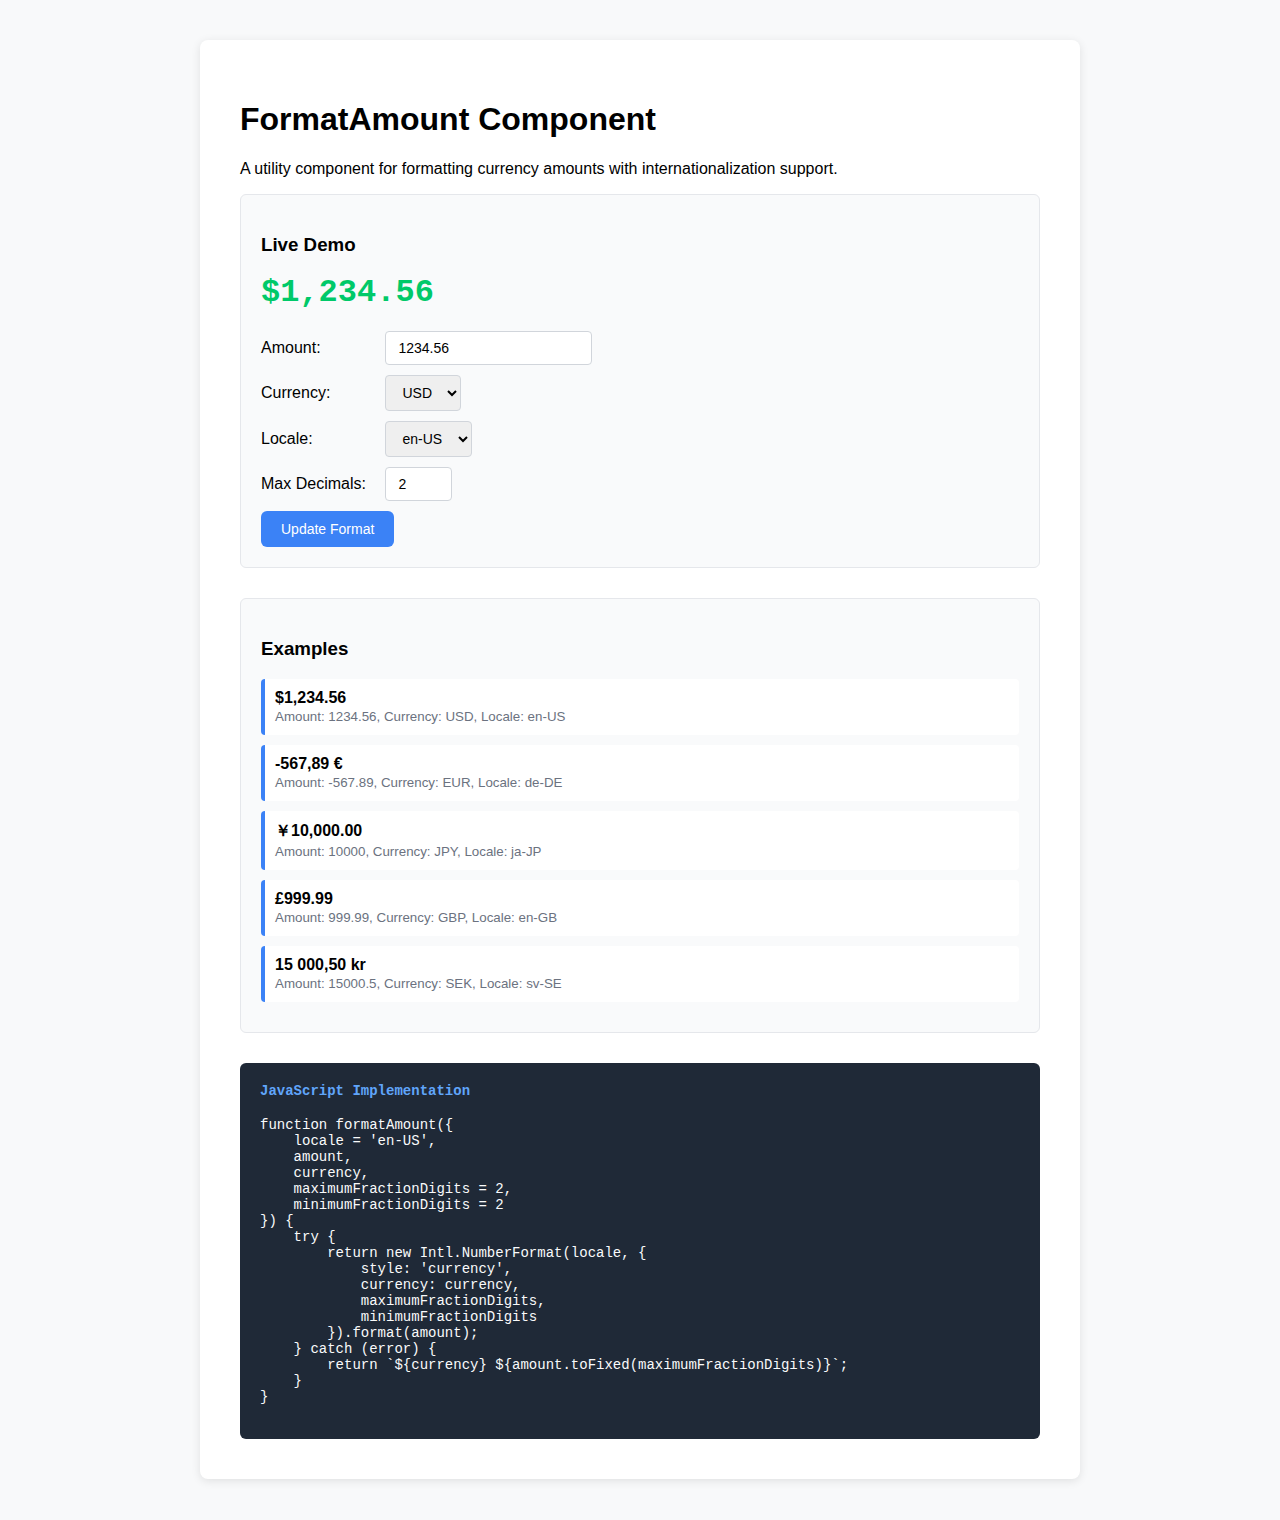
<file: vanilla-components/shared/format-amount.html>
<!DOCTYPE html>
<html lang="en">
<head>
    <meta charset="UTF-8">
    <meta name="viewport" content="width=device-width, initial-scale=1.0">
    <title>Format Amount Component</title>
    <style>
        body {
            font-family: -apple-system, BlinkMacSystemFont, 'Segoe UI', Roboto, sans-serif;
            padding: 40px;
            background: #f8f9fa;
            margin: 0;
        }

        .container {
            max-width: 800px;
            margin: 0 auto;
            background: white;
            padding: 40px;
            border-radius: 8px;
            box-shadow: 0 2px 10px rgba(0,0,0,0.1);
        }

        .demo-section {
            margin-bottom: 30px;
            padding: 20px;
            border: 1px solid #e5e7eb;
            border-radius: 6px;
            background: #f9fafb;
        }

        .amount {
            font-family: 'Monaco', 'Menlo', 'Ubuntu Mono', monospace;
            font-size: 2rem;
            font-weight: 600;
            margin: 10px 0;
        }

        .amount.positive {
            color: #00C969;
        }

        .amount.negative {
            color: #ef4444;
        }

        .controls {
            margin-top: 20px;
        }

        .input-group {
            margin: 10px 0;
        }

        .input-group label {
            display: inline-block;
            width: 120px;
            font-weight: 500;
        }

        .input-group input, .input-group select {
            padding: 8px 12px;
            border: 1px solid #d1d5db;
            border-radius: 4px;
            font-size: 14px;
        }

        button {
            background: #3b82f6;
            color: white;
            border: none;
            padding: 10px 20px;
            border-radius: 6px;
            cursor: pointer;
            font-size: 14px;
        }

        button:hover {
            background: #2563eb;
        }

        .code-example {
            background: #1f2937;
            color: #f9fafb;
            padding: 20px;
            border-radius: 6px;
            font-family: 'Monaco', 'Menlo', 'Ubuntu Mono', monospace;
            font-size: 14px;
            margin-top: 20px;
            overflow-x: auto;
        }
    </style>
</head>
<body>
    <div class="container">
        <h1>FormatAmount Component</h1>
        <p>A utility component for formatting currency amounts with internationalization support.</p>

        <div class="demo-section">
            <h3>Live Demo</h3>
            <div id="formatted-amount" class="amount">$1,234.56</div>
            
            <div class="controls">
                <div class="input-group">
                    <label for="amount">Amount:</label>
                    <input type="number" id="amount" value="1234.56" step="0.01">
                </div>
                
                <div class="input-group">
                    <label for="currency">Currency:</label>
                    <select id="currency">
                        <option value="USD">USD</option>
                        <option value="EUR">EUR</option>
                        <option value="GBP">GBP</option>
                        <option value="JPY">JPY</option>
                        <option value="SEK">SEK</option>
                    </select>
                </div>

                <div class="input-group">
                    <label for="locale">Locale:</label>
                    <select id="locale">
                        <option value="en-US">en-US</option>
                        <option value="en-GB">en-GB</option>
                        <option value="sv-SE">sv-SE</option>
                        <option value="de-DE">de-DE</option>
                        <option value="fr-FR">fr-FR</option>
                        <option value="ja-JP">ja-JP</option>
                    </select>
                </div>

                <div class="input-group">
                    <label for="maxDecimals">Max Decimals:</label>
                    <input type="number" id="maxDecimals" value="2" min="0" max="4">
                </div>

                <button onclick="updateAmount()">Update Format</button>
            </div>
        </div>

        <div class="demo-section">
            <h3>Examples</h3>
            <div id="examples"></div>
        </div>

        <div class="code-example">
            <h4 style="margin-top: 0; color: #60a5fa;">JavaScript Implementation</h4>
            <pre>function formatAmount({
    locale = 'en-US',
    amount,
    currency,
    maximumFractionDigits = 2,
    minimumFractionDigits = 2
}) {
    try {
        return new Intl.NumberFormat(locale, {
            style: 'currency',
            currency: currency,
            maximumFractionDigits,
            minimumFractionDigits
        }).format(amount);
    } catch (error) {
        return `${currency} ${amount.toFixed(maximumFractionDigits)}`;
    }
}</pre>
        </div>
    </div>

    <script>
        // FormatAmount utility function
        function formatAmount({
            locale = 'en-US',
            amount,
            currency,
            maximumFractionDigits = 2,
            minimumFractionDigits = 2
        }) {
            try {
                return new Intl.NumberFormat(locale, {
                    style: 'currency',
                    currency: currency,
                    maximumFractionDigits,
                    minimumFractionDigits
                }).format(amount);
            } catch (error) {
                console.error('Error formatting amount:', error);
                return `${currency} ${amount.toFixed(maximumFractionDigits)}`;
            }
        }

        // Update the displayed amount
        function updateAmount() {
            const amount = parseFloat(document.getElementById('amount').value) || 0;
            const currency = document.getElementById('currency').value;
            const locale = document.getElementById('locale').value;
            const maxDecimals = parseInt(document.getElementById('maxDecimals').value) || 2;

            const formatted = formatAmount({
                amount,
                currency,
                locale,
                maximumFractionDigits: maxDecimals,
                minimumFractionDigits: maxDecimals
            });

            const amountElement = document.getElementById('formatted-amount');
            amountElement.textContent = formatted;
            
            // Add color based on positive/negative
            amountElement.className = 'amount ' + (amount >= 0 ? 'positive' : 'negative');
        }

        // Generate examples
        function generateExamples() {
            const examples = [
                { amount: 1234.56, currency: 'USD', locale: 'en-US' },
                { amount: -567.89, currency: 'EUR', locale: 'de-DE' },
                { amount: 10000, currency: 'JPY', locale: 'ja-JP' },
                { amount: 999.99, currency: 'GBP', locale: 'en-GB' },
                { amount: 15000.50, currency: 'SEK', locale: 'sv-SE' }
            ];

            const examplesContainer = document.getElementById('examples');
            examplesContainer.innerHTML = '';

            examples.forEach(example => {
                const formatted = formatAmount(example);
                const div = document.createElement('div');
                div.style.cssText = 'margin: 10px 0; padding: 10px; background: white; border-radius: 4px; border-left: 4px solid #3b82f6;';
                div.innerHTML = `
                    <strong>${formatted}</strong><br>
                    <small style="color: #6b7280;">
                        Amount: ${example.amount}, 
                        Currency: ${example.currency}, 
                        Locale: ${example.locale}
                    </small>
                `;
                examplesContainer.appendChild(div);
            });
        }

        // Initialize
        document.addEventListener('DOMContentLoaded', function() {
            updateAmount();
            generateExamples();

            // Add event listeners for real-time updates
            ['amount', 'currency', 'locale', 'maxDecimals'].forEach(id => {
                document.getElementById(id).addEventListener('input', updateAmount);
                document.getElementById(id).addEventListener('change', updateAmount);
            });
        });
    </script>
</body>
</html>
</file>
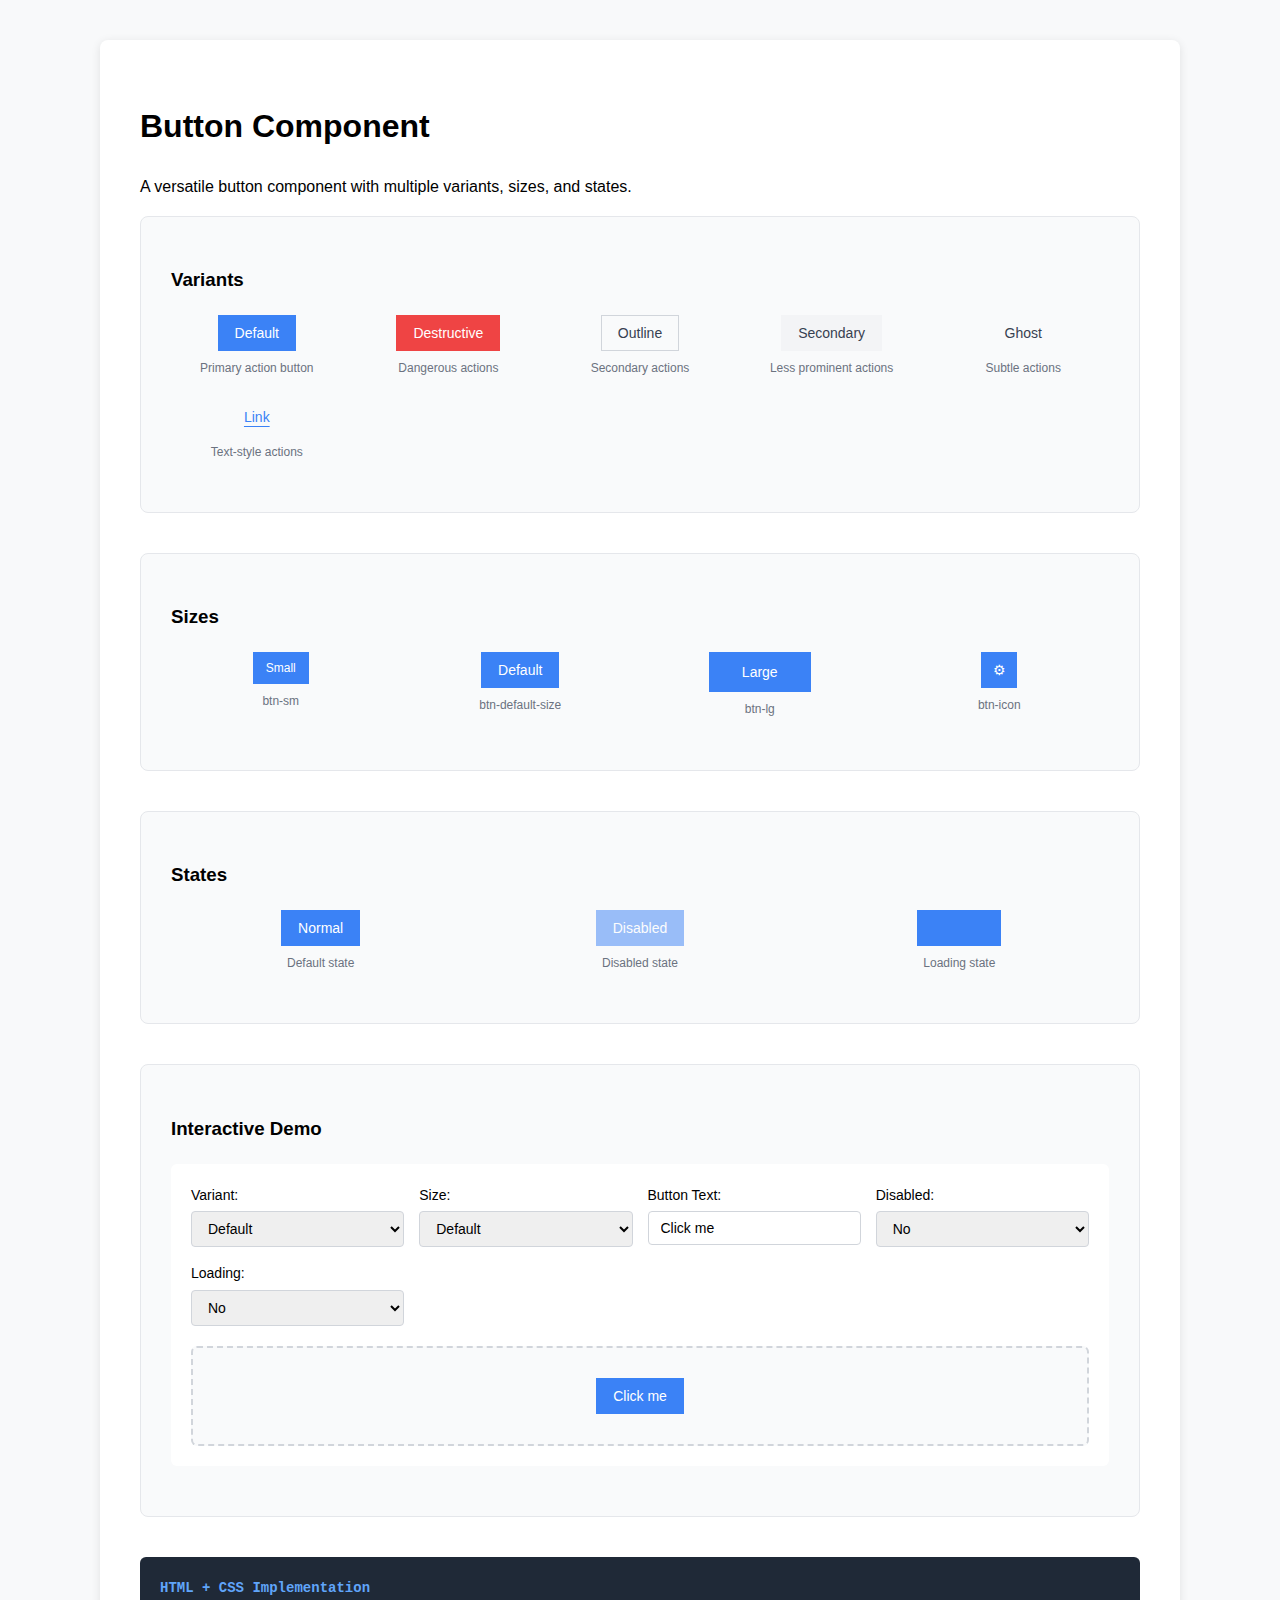
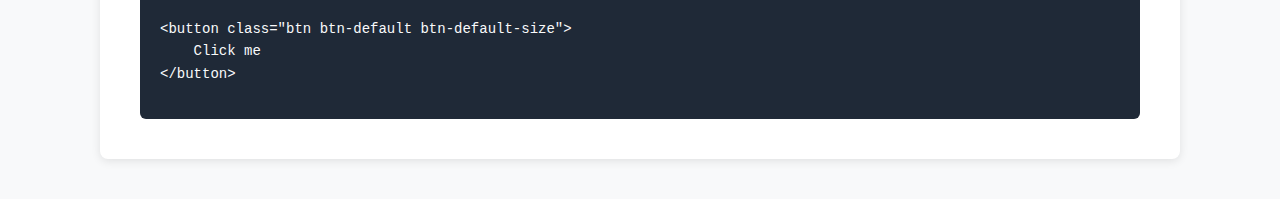
<file: vanilla-components/ui/button.html>
<!DOCTYPE html>
<html lang="en">
<head>
    <meta charset="UTF-8">
    <meta name="viewport" content="width=device-width, initial-scale=1.0">
    <title>Button Component</title>
    <style>
        body {
            font-family: -apple-system, BlinkMacSystemFont, 'Segoe UI', Roboto, sans-serif;
            padding: 40px;
            background: #f8f9fa;
            margin: 0;
            line-height: 1.6;
        }

        .container {
            max-width: 1000px;
            margin: 0 auto;
            background: white;
            padding: 40px;
            border-radius: 8px;
            box-shadow: 0 2px 10px rgba(0,0,0,0.1);
        }

        .demo-section {
            margin-bottom: 40px;
            padding: 30px;
            border: 1px solid #e5e7eb;
            border-radius: 8px;
            background: #f9fafb;
        }

        .button-grid {
            display: grid;
            grid-template-columns: repeat(auto-fit, minmax(150px, 1fr));
            gap: 20px;
            margin: 20px 0;
        }

        .button-example {
            text-align: center;
        }

        .button-example small {
            display: block;
            margin-top: 8px;
            color: #6b7280;
            font-size: 12px;
        }

        /* Button Base Styles */
        .btn {
            display: inline-flex;
            align-items: center;
            justify-content: center;
            font-size: 14px;
            font-weight: 500;
            transition: all 0.2s ease;
            border: none;
            cursor: pointer;
            text-decoration: none;
            font-family: inherit;
            outline: none;
            user-select: none;
        }

        .btn:focus-visible {
            outline: 2px solid #3b82f6;
            outline-offset: 2px;
        }

        .btn:disabled {
            pointer-events: none;
            opacity: 0.5;
        }

        /* Variants */
        .btn-default {
            background: #3b82f6;
            color: white;
            border: 1px solid transparent;
        }

        .btn-default:hover {
            background: #2563eb;
        }

        .btn-destructive {
            background: #ef4444;
            color: white;
            border: 1px solid transparent;
        }

        .btn-destructive:hover {
            background: #dc2626;
        }

        .btn-outline {
            background: transparent;
            color: #374151;
            border: 1px solid #d1d5db;
        }

        .btn-outline:hover {
            background: #f3f4f6;
            color: #111827;
        }

        .btn-secondary {
            background: #f3f4f6;
            color: #374151;
            border: 1px solid transparent;
        }

        .btn-secondary:hover {
            background: #e5e7eb;
        }

        .btn-ghost {
            background: transparent;
            color: #374151;
            border: 1px solid transparent;
        }

        .btn-ghost:hover {
            background: #f3f4f6;
            color: #111827;
        }

        .btn-link {
            background: transparent;
            color: #3b82f6;
            border: 1px solid transparent;
            text-decoration: underline;
            text-underline-offset: 4px;
        }

        .btn-link:hover {
            text-decoration: none;
        }

        /* Sizes */
        .btn-sm {
            height: 32px;
            padding: 0 12px;
            font-size: 12px;
        }

        .btn-default-size {
            height: 36px;
            padding: 0 16px;
        }

        .btn-lg {
            height: 40px;
            padding: 0 32px;
        }

        .btn-icon {
            height: 36px;
            width: 36px;
            padding: 0;
        }

        /* Loading state */
        .btn-loading {
            position: relative;
            color: transparent;
        }

        .btn-loading::after {
            content: "";
            position: absolute;
            width: 16px;
            height: 16px;
            top: 50%;
            left: 50%;
            margin-left: -8px;
            margin-top: -8px;
            border: 2px solid transparent;
            border-top: 2px solid currentColor;
            border-radius: 50%;
            animation: spin 1s linear infinite;
        }

        @keyframes spin {
            0% { transform: rotate(0deg); }
            100% { transform: rotate(360deg); }
        }

        .interactive-demo {
            background: white;
            padding: 20px;
            border-radius: 6px;
            margin: 20px 0;
        }

        .controls {
            display: grid;
            grid-template-columns: repeat(auto-fit, minmax(200px, 1fr));
            gap: 15px;
            margin-bottom: 20px;
        }

        .control-group {
            display: flex;
            flex-direction: column;
        }

        .control-group label {
            font-weight: 500;
            margin-bottom: 5px;
            font-size: 14px;
        }

        .control-group select, .control-group input {
            padding: 8px 12px;
            border: 1px solid #d1d5db;
            border-radius: 4px;
            font-size: 14px;
        }

        .result-button {
            text-align: center;
            padding: 30px;
            background: #f9fafb;
            border-radius: 6px;
            border: 2px dashed #d1d5db;
        }

        .code-example {
            background: #1f2937;
            color: #f9fafb;
            padding: 20px;
            border-radius: 6px;
            font-family: 'Monaco', 'Menlo', 'Ubuntu Mono', monospace;
            font-size: 14px;
            margin-top: 20px;
            overflow-x: auto;
        }

        .icon {
            width: 16px;
            height: 16px;
            margin-right: 8px;
        }
    </style>
</head>
<body>
    <div class="container">
        <h1>Button Component</h1>
        <p>A versatile button component with multiple variants, sizes, and states.</p>

        <div class="demo-section">
            <h3>Variants</h3>
            <div class="button-grid">
                <div class="button-example">
                    <button class="btn btn-default btn-default-size">Default</button>
                    <small>Primary action button</small>
                </div>
                <div class="button-example">
                    <button class="btn btn-destructive btn-default-size">Destructive</button>
                    <small>Dangerous actions</small>
                </div>
                <div class="button-example">
                    <button class="btn btn-outline btn-default-size">Outline</button>
                    <small>Secondary actions</small>
                </div>
                <div class="button-example">
                    <button class="btn btn-secondary btn-default-size">Secondary</button>
                    <small>Less prominent actions</small>
                </div>
                <div class="button-example">
                    <button class="btn btn-ghost btn-default-size">Ghost</button>
                    <small>Subtle actions</small>
                </div>
                <div class="button-example">
                    <button class="btn btn-link btn-default-size">Link</button>
                    <small>Text-style actions</small>
                </div>
            </div>
        </div>

        <div class="demo-section">
            <h3>Sizes</h3>
            <div class="button-grid">
                <div class="button-example">
                    <button class="btn btn-default btn-sm">Small</button>
                    <small>btn-sm</small>
                </div>
                <div class="button-example">
                    <button class="btn btn-default btn-default-size">Default</button>
                    <small>btn-default-size</small>
                </div>
                <div class="button-example">
                    <button class="btn btn-default btn-lg">Large</button>
                    <small>btn-lg</small>
                </div>
                <div class="button-example">
                    <button class="btn btn-default btn-icon">⚙</button>
                    <small>btn-icon</small>
                </div>
            </div>
        </div>

        <div class="demo-section">
            <h3>States</h3>
            <div class="button-grid">
                <div class="button-example">
                    <button class="btn btn-default btn-default-size">Normal</button>
                    <small>Default state</small>
                </div>
                <div class="button-example">
                    <button class="btn btn-default btn-default-size" disabled>Disabled</button>
                    <small>Disabled state</small>
                </div>
                <div class="button-example">
                    <button class="btn btn-default btn-default-size btn-loading">Loading</button>
                    <small>Loading state</small>
                </div>
            </div>
        </div>

        <div class="demo-section">
            <h3>Interactive Demo</h3>
            <div class="interactive-demo">
                <div class="controls">
                    <div class="control-group">
                        <label for="variant">Variant:</label>
                        <select id="variant">
                            <option value="default">Default</option>
                            <option value="destructive">Destructive</option>
                            <option value="outline">Outline</option>
                            <option value="secondary">Secondary</option>
                            <option value="ghost">Ghost</option>
                            <option value="link">Link</option>
                        </select>
                    </div>
                    <div class="control-group">
                        <label for="size">Size:</label>
                        <select id="size">
                            <option value="sm">Small</option>
                            <option value="default-size" selected>Default</option>
                            <option value="lg">Large</option>
                            <option value="icon">Icon</option>
                        </select>
                    </div>
                    <div class="control-group">
                        <label for="text">Button Text:</label>
                        <input type="text" id="text" value="Click me" placeholder="Enter button text">
                    </div>
                    <div class="control-group">
                        <label for="disabled">Disabled:</label>
                        <select id="disabled">
                            <option value="false">No</option>
                            <option value="true">Yes</option>
                        </select>
                    </div>
                    <div class="control-group">
                        <label for="loading">Loading:</label>
                        <select id="loading">
                            <option value="false">No</option>
                            <option value="true">Yes</option>
                        </select>
                    </div>
                </div>
                
                <div class="result-button">
                    <button id="demo-button" class="btn btn-default btn-default-size">Click me</button>
                </div>
            </div>
        </div>

        <div class="code-example">
            <h4 style="margin-top: 0; color: #60a5fa;">HTML + CSS Implementation</h4>
            <pre id="generated-code"><!-- Button classes will be generated here --></pre>
        </div>
    </div>

    <script>
        // Button component functionality
        function updateButton() {
            const variant = document.getElementById('variant').value;
            const size = document.getElementById('size').value;
            const text = document.getElementById('text').value;
            const disabled = document.getElementById('disabled').value === 'true';
            const loading = document.getElementById('loading').value === 'true';

            const button = document.getElementById('demo-button');
            
            // Reset classes
            button.className = 'btn';
            
            // Add variant class
            button.classList.add(`btn-${variant}`);
            
            // Add size class
            button.classList.add(`btn-${size}`);
            
            // Add loading class if needed
            if (loading) {
                button.classList.add('btn-loading');
            }
            
            // Set disabled state
            button.disabled = disabled;
            
            // Set text (only if not loading or icon)
            if (size === 'icon') {
                button.textContent = '⚙';
            } else if (loading) {
                button.textContent = text; // Text will be hidden by CSS
            } else {
                button.textContent = text;
            }

            // Update generated code
            updateGeneratedCode();
        }

        function updateGeneratedCode() {
            const variant = document.getElementById('variant').value;
            const size = document.getElementById('size').value;
            const text = document.getElementById('text').value;
            const disabled = document.getElementById('disabled').value === 'true';
            const loading = document.getElementById('loading').value === 'true';

            let classes = ['btn', `btn-${variant}`, `btn-${size}`];
            if (loading) classes.push('btn-loading');

            const buttonText = size === 'icon' ? '⚙' : text;
            const disabledAttr = disabled ? ' disabled' : '';

            const code = `<button class="${classes.join(' ')}"${disabledAttr}>
    ${buttonText}
</button>`;

            document.getElementById('generated-code').textContent = code;
        }

        // Add click handlers for demo buttons
        function addClickHandlers() {
            const buttons = document.querySelectorAll('.btn');
            buttons.forEach(button => {
                if (!button.id || button.id !== 'demo-button') {
                    button.addEventListener('click', function() {
                        // Simple feedback for demo
                        const originalText = this.textContent;
                        this.textContent = 'Clicked!';
                        this.style.transform = 'scale(0.95)';
                        
                        setTimeout(() => {
                            this.textContent = originalText;
                            this.style.transform = 'scale(1)';
                        }, 200);
                    });
                }
            });

            // Special handler for demo button
            document.getElementById('demo-button').addEventListener('click', function() {
                console.log('Demo button clicked!');
                
                // Create ripple effect
                const ripple = document.createElement('span');
                ripple.style.cssText = `
                    position: absolute;
                    border-radius: 50%;
                    background: rgba(255,255,255,0.6);
                    transform: scale(0);
                    animation: ripple 0.6s linear;
                    pointer-events: none;
                `;
                
                const rect = this.getBoundingClientRect();
                const size = Math.max(rect.width, rect.height);
                ripple.style.width = ripple.style.height = size + 'px';
                ripple.style.left = (rect.width / 2 - size / 2) + 'px';
                ripple.style.top = (rect.height / 2 - size / 2) + 'px';
                
                this.style.position = 'relative';
                this.style.overflow = 'hidden';
                this.appendChild(ripple);
                
                setTimeout(() => {
                    if (ripple.parentNode) {
                        ripple.parentNode.removeChild(ripple);
                    }
                }, 600);
            });
        }

        // Add ripple animation CSS
        const style = document.createElement('style');
        style.textContent = `
            @keyframes ripple {
                to {
                    transform: scale(4);
                    opacity: 0;
                }
            }
        `;
        document.head.appendChild(style);

        // Initialize
        document.addEventListener('DOMContentLoaded', function() {
            updateButton();
            addClickHandlers();

            // Add event listeners for controls
            ['variant', 'size', 'text', 'disabled', 'loading'].forEach(id => {
                const element = document.getElementById(id);
                element.addEventListener('change', updateButton);
                if (element.type === 'text') {
                    element.addEventListener('input', updateButton);
                }
            });
        });
    </script>
</body>
</html>
</file>
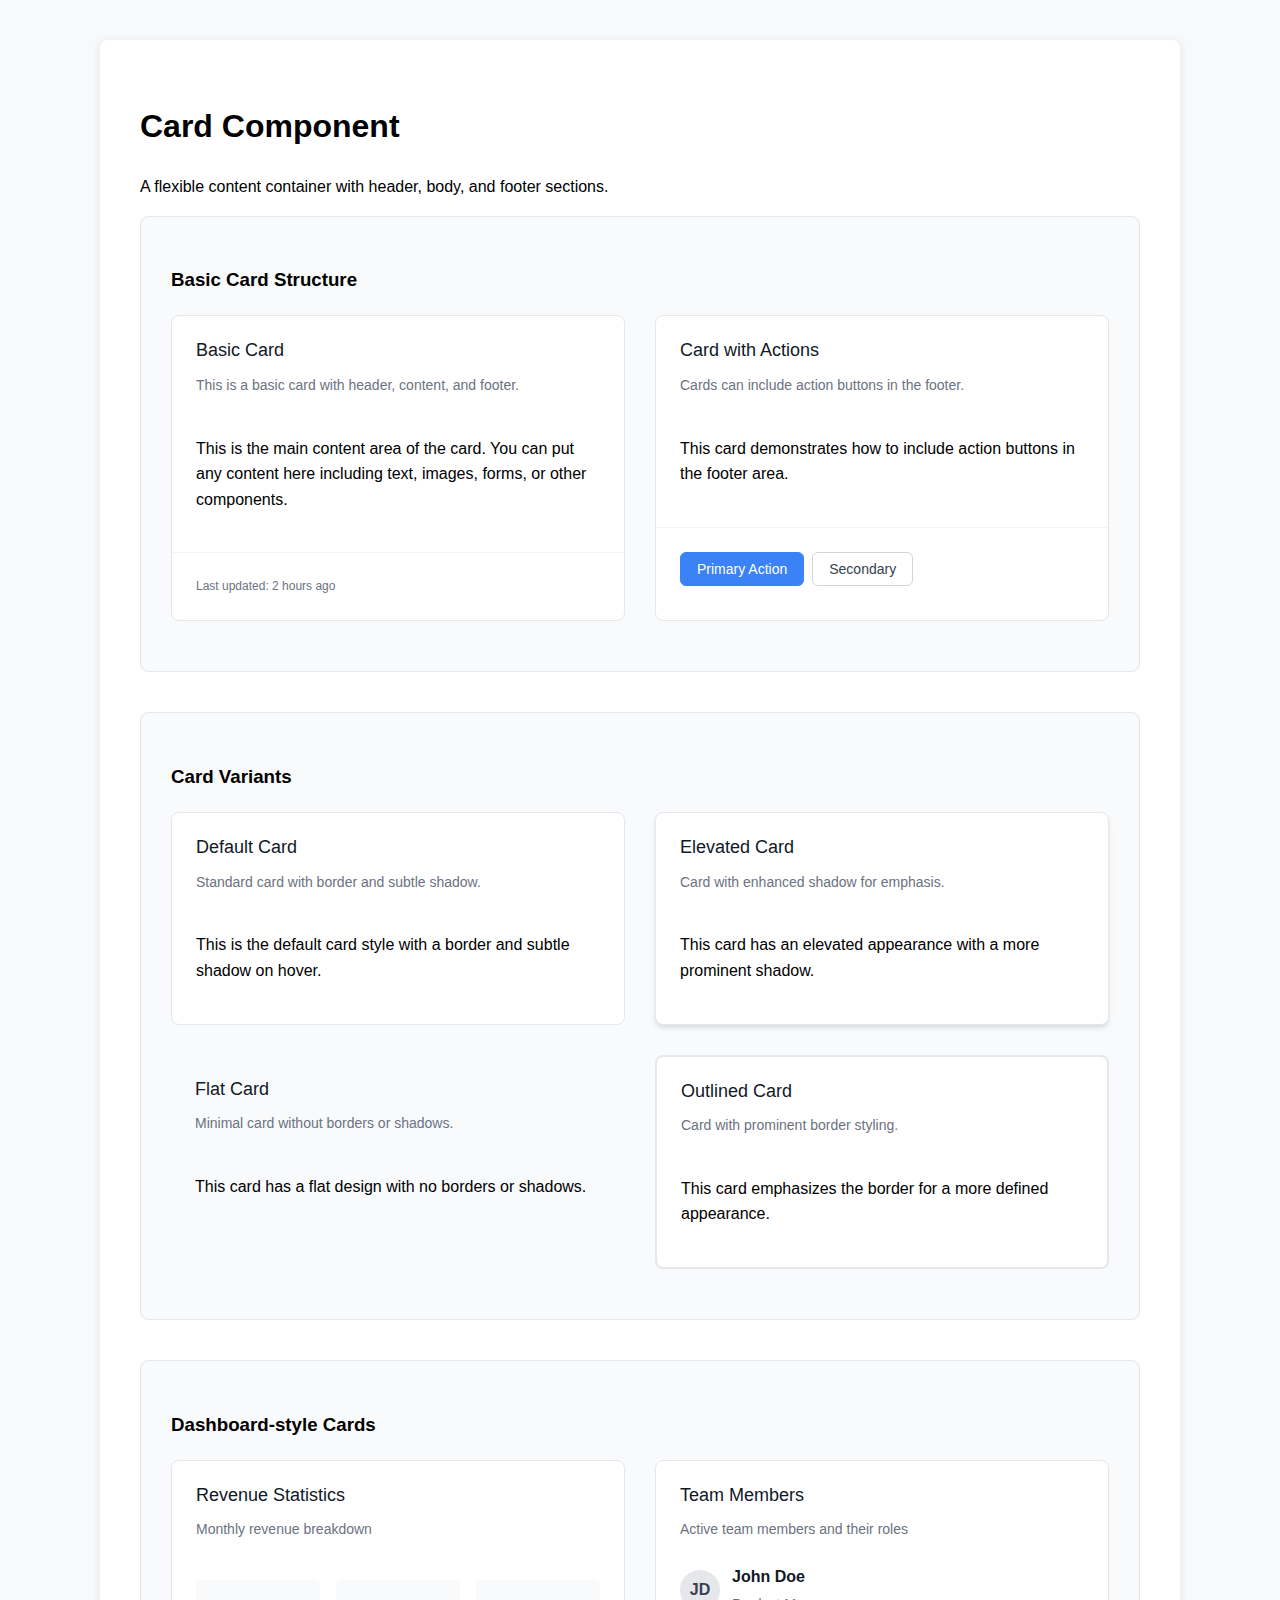
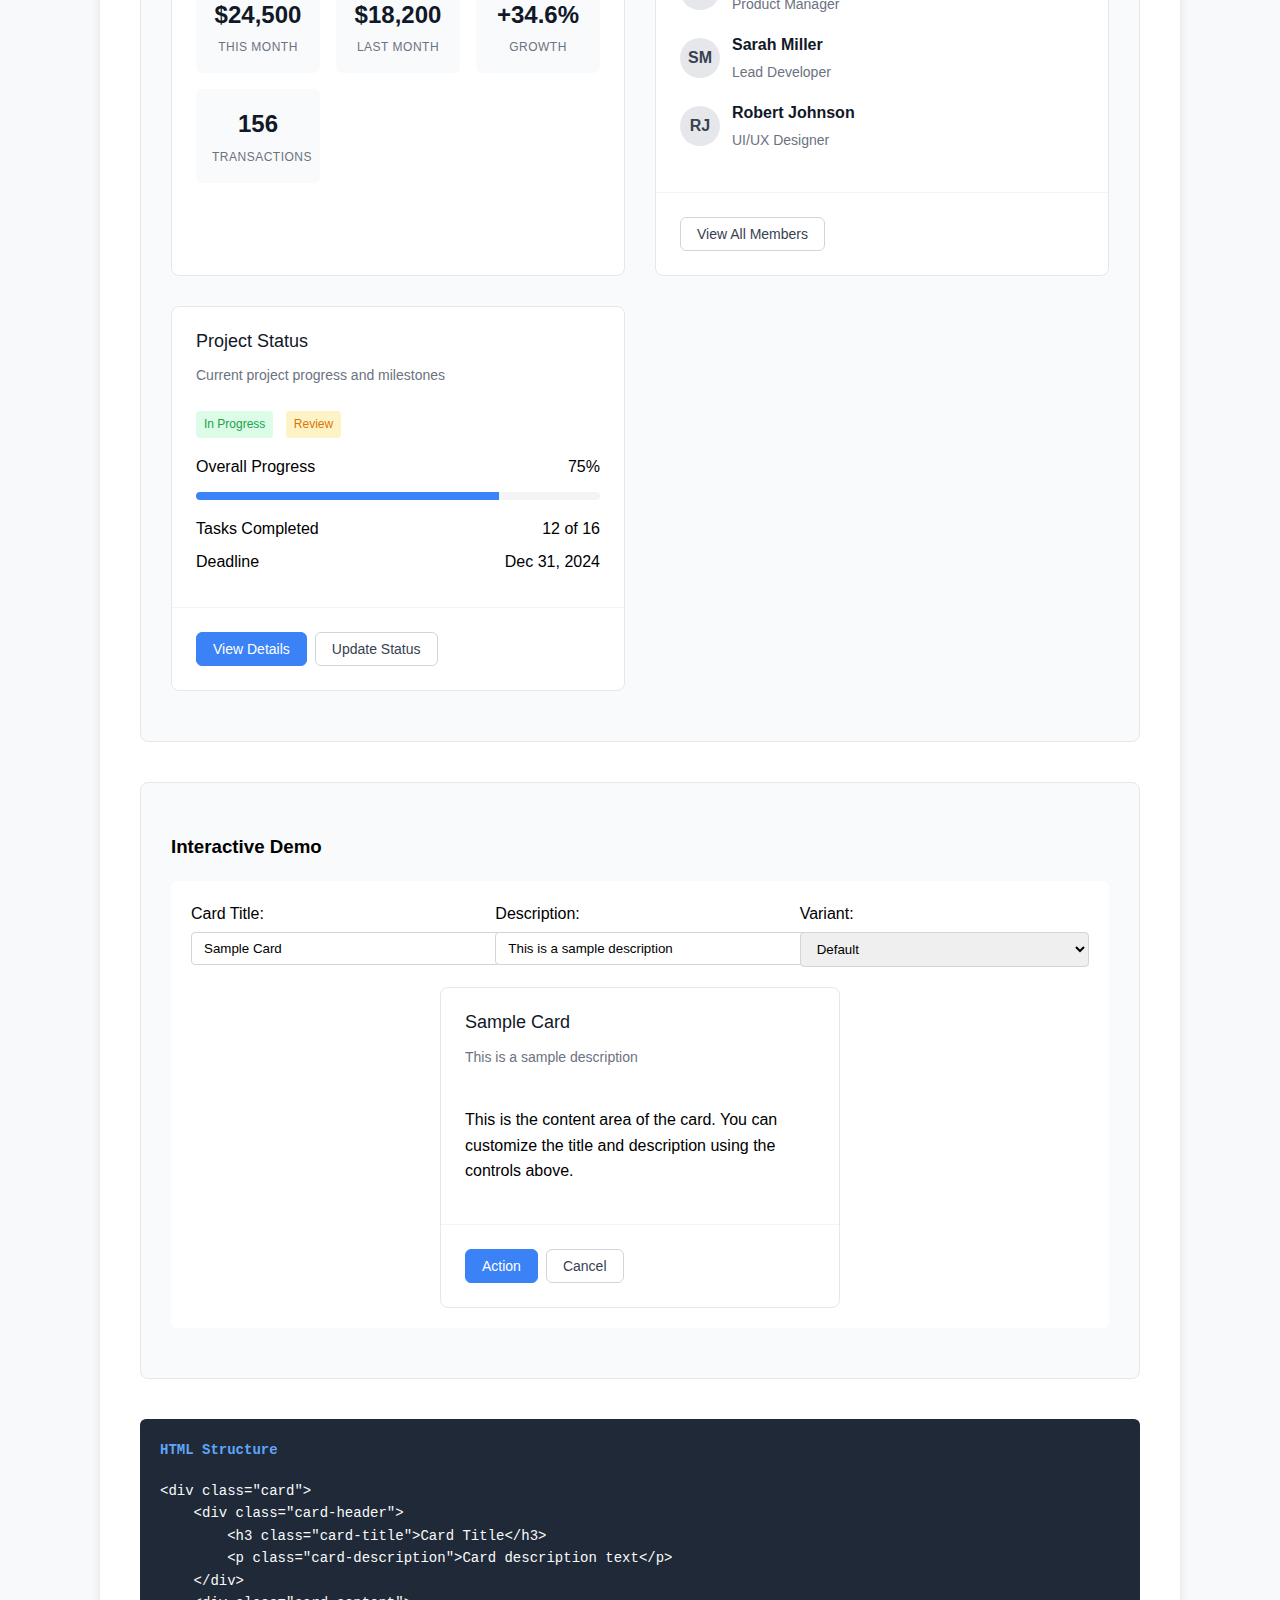
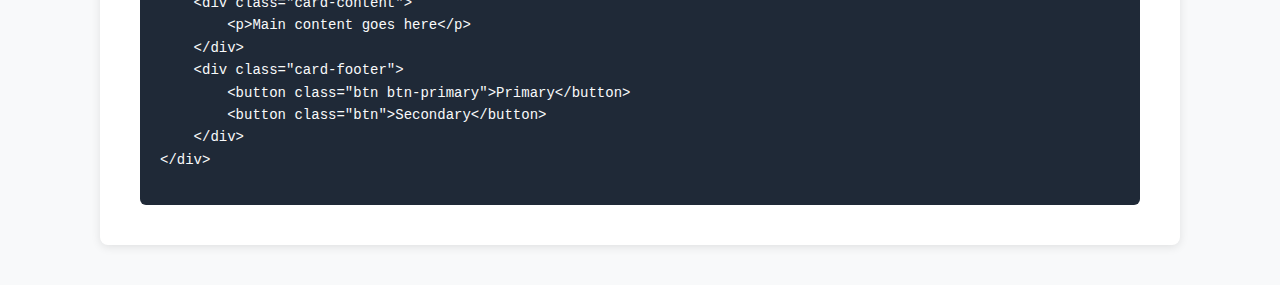
<file: vanilla-components/ui/card.html>
<!DOCTYPE html>
<html lang="en">
<head>
    <meta charset="UTF-8">
    <meta name="viewport" content="width=device-width, initial-scale=1.0">
    <title>Card Component</title>
    <style>
        body {
            font-family: -apple-system, BlinkMacSystemFont, 'Segoe UI', Roboto, sans-serif;
            padding: 40px;
            background: #f8f9fa;
            margin: 0;
            line-height: 1.6;
        }

        .container {
            max-width: 1000px;
            margin: 0 auto;
            background: white;
            padding: 40px;
            border-radius: 8px;
            box-shadow: 0 2px 10px rgba(0,0,0,0.1);
        }

        .demo-section {
            margin-bottom: 40px;
            padding: 30px;
            border: 1px solid #e5e7eb;
            border-radius: 8px;
            background: #f9fafb;
        }

        .cards-grid {
            display: grid;
            grid-template-columns: repeat(auto-fit, minmax(300px, 1fr));
            gap: 30px;
            margin: 20px 0;
        }

        /* Card Base Styles */
        .card {
            border: 1px solid #e5e7eb;
            background: white;
            border-radius: 8px;
            overflow: hidden;
            transition: all 0.2s ease;
        }

        .card:hover {
            box-shadow: 0 4px 20px rgba(0,0,0,0.1);
        }

        .card-header {
            display: flex;
            flex-direction: column;
            padding: 24px;
            gap: 6px;
        }

        .card-title {
            font-size: 18px;
            font-weight: 500;
            line-height: 1.2;
            margin: 0 0 8px 0;
            color: #111827;
        }

        .card-description {
            font-size: 14px;
            color: #6b7280;
            margin: 0;
            line-height: 1.4;
        }

        .card-content {
            padding: 24px;
            padding-top: 0;
        }

        .card-footer {
            display: flex;
            align-items: center;
            padding: 24px;
            border-top: 1px solid #f3f4f6;
            font-size: 12px;
            color: #6b7280;
        }

        /* Card Variants */
        .card-elevated {
            box-shadow: 0 4px 6px -1px rgba(0, 0, 0, 0.1), 0 2px 4px -1px rgba(0, 0, 0, 0.06);
        }

        .card-flat {
            border: none;
            background: #f9fafb;
        }

        .card-outlined {
            border: 2px solid #e5e7eb;
            box-shadow: none;
        }

        /* Interactive elements */
        .btn {
            display: inline-flex;
            align-items: center;
            justify-content: center;
            font-size: 14px;
            font-weight: 500;
            transition: all 0.2s ease;
            border: 1px solid #d1d5db;
            cursor: pointer;
            text-decoration: none;
            font-family: inherit;
            outline: none;
            background: white;
            color: #374151;
            padding: 8px 16px;
            border-radius: 6px;
            margin-right: 8px;
        }

        .btn:hover {
            background: #f3f4f6;
        }

        .btn-primary {
            background: #3b82f6;
            color: white;
            border-color: #3b82f6;
        }

        .btn-primary:hover {
            background: #2563eb;
        }

        .stats-grid {
            display: grid;
            grid-template-columns: repeat(auto-fit, minmax(120px, 1fr));
            gap: 16px;
            margin: 16px 0;
        }

        .stat-item {
            text-align: center;
            padding: 16px;
            background: #f9fafb;
            border-radius: 6px;
        }

        .stat-value {
            font-size: 24px;
            font-weight: 600;
            color: #111827;
            margin-bottom: 4px;
        }

        .stat-label {
            font-size: 12px;
            color: #6b7280;
            text-transform: uppercase;
            letter-spacing: 0.5px;
        }

        .avatar {
            width: 40px;
            height: 40px;
            border-radius: 50%;
            background: #e5e7eb;
            display: flex;
            align-items: center;
            justify-content: center;
            font-weight: 600;
            color: #374151;
            margin-right: 12px;
        }

        .user-info {
            display: flex;
            align-items: center;
            margin-bottom: 16px;
        }

        .user-details h4 {
            margin: 0 0 4px 0;
            font-size: 16px;
            color: #111827;
        }

        .user-details p {
            margin: 0;
            font-size: 14px;
            color: #6b7280;
        }

        .badge {
            display: inline-block;
            padding: 4px 8px;
            border-radius: 4px;
            font-size: 12px;
            font-weight: 500;
            margin-right: 8px;
        }

        .badge-success {
            background: #dcfce7;
            color: #16a34a;
        }

        .badge-warning {
            background: #fef3c7;
            color: #d97706;
        }

        .badge-error {
            background: #fee2e2;
            color: #dc2626;
        }

        .code-example {
            background: #1f2937;
            color: #f9fafb;
            padding: 20px;
            border-radius: 6px;
            font-family: 'Monaco', 'Menlo', 'Ubuntu Mono', monospace;
            font-size: 14px;
            margin-top: 20px;
            overflow-x: auto;
        }

        .progress-bar {
            width: 100%;
            height: 8px;
            background: #f3f4f6;
            border-radius: 4px;
            overflow: hidden;
            margin: 12px 0;
        }

        .progress-fill {
            height: 100%;
            background: #3b82f6;
            transition: width 0.3s ease;
        }
    </style>
</head>
<body>
    <div class="container">
        <h1>Card Component</h1>
        <p>A flexible content container with header, body, and footer sections.</p>

        <div class="demo-section">
            <h3>Basic Card Structure</h3>
            <div class="cards-grid">
                <div class="card">
                    <div class="card-header">
                        <h3 class="card-title">Basic Card</h3>
                        <p class="card-description">This is a basic card with header, content, and footer.</p>
                    </div>
                    <div class="card-content">
                        <p>This is the main content area of the card. You can put any content here including text, images, forms, or other components.</p>
                    </div>
                    <div class="card-footer">
                        <span>Last updated: 2 hours ago</span>
                    </div>
                </div>

                <div class="card">
                    <div class="card-header">
                        <h3 class="card-title">Card with Actions</h3>
                        <p class="card-description">Cards can include action buttons in the footer.</p>
                    </div>
                    <div class="card-content">
                        <p>This card demonstrates how to include action buttons in the footer area.</p>
                    </div>
                    <div class="card-footer">
                        <button class="btn btn-primary">Primary Action</button>
                        <button class="btn">Secondary</button>
                    </div>
                </div>
            </div>
        </div>

        <div class="demo-section">
            <h3>Card Variants</h3>
            <div class="cards-grid">
                <div class="card">
                    <div class="card-header">
                        <h3 class="card-title">Default Card</h3>
                        <p class="card-description">Standard card with border and subtle shadow.</p>
                    </div>
                    <div class="card-content">
                        <p>This is the default card style with a border and subtle shadow on hover.</p>
                    </div>
                </div>

                <div class="card card-elevated">
                    <div class="card-header">
                        <h3 class="card-title">Elevated Card</h3>
                        <p class="card-description">Card with enhanced shadow for emphasis.</p>
                    </div>
                    <div class="card-content">
                        <p>This card has an elevated appearance with a more prominent shadow.</p>
                    </div>
                </div>

                <div class="card card-flat">
                    <div class="card-header">
                        <h3 class="card-title">Flat Card</h3>
                        <p class="card-description">Minimal card without borders or shadows.</p>
                    </div>
                    <div class="card-content">
                        <p>This card has a flat design with no borders or shadows.</p>
                    </div>
                </div>

                <div class="card card-outlined">
                    <div class="card-header">
                        <h3 class="card-title">Outlined Card</h3>
                        <p class="card-description">Card with prominent border styling.</p>
                    </div>
                    <div class="card-content">
                        <p>This card emphasizes the border for a more defined appearance.</p>
                    </div>
                </div>
            </div>
        </div>

        <div class="demo-section">
            <h3>Dashboard-style Cards</h3>
            <div class="cards-grid">
                <div class="card">
                    <div class="card-header">
                        <h3 class="card-title">Revenue Statistics</h3>
                        <p class="card-description">Monthly revenue breakdown</p>
                    </div>
                    <div class="card-content">
                        <div class="stats-grid">
                            <div class="stat-item">
                                <div class="stat-value">$24,500</div>
                                <div class="stat-label">This Month</div>
                            </div>
                            <div class="stat-item">
                                <div class="stat-value">$18,200</div>
                                <div class="stat-label">Last Month</div>
                            </div>
                            <div class="stat-item">
                                <div class="stat-value">+34.6%</div>
                                <div class="stat-label">Growth</div>
                            </div>
                            <div class="stat-item">
                                <div class="stat-value">156</div>
                                <div class="stat-label">Transactions</div>
                            </div>
                        </div>
                    </div>
                </div>

                <div class="card">
                    <div class="card-header">
                        <h3 class="card-title">Team Members</h3>
                        <p class="card-description">Active team members and their roles</p>
                    </div>
                    <div class="card-content">
                        <div class="user-info">
                            <div class="avatar">JD</div>
                            <div class="user-details">
                                <h4>John Doe</h4>
                                <p>Product Manager</p>
                            </div>
                        </div>
                        <div class="user-info">
                            <div class="avatar">SM</div>
                            <div class="user-details">
                                <h4>Sarah Miller</h4>
                                <p>Lead Developer</p>
                            </div>
                        </div>
                        <div class="user-info">
                            <div class="avatar">RJ</div>
                            <div class="user-details">
                                <h4>Robert Johnson</h4>
                                <p>UI/UX Designer</p>
                            </div>
                        </div>
                    </div>
                    <div class="card-footer">
                        <button class="btn">View All Members</button>
                    </div>
                </div>

                <div class="card">
                    <div class="card-header">
                        <h3 class="card-title">Project Status</h3>
                        <p class="card-description">Current project progress and milestones</p>
                    </div>
                    <div class="card-content">
                        <div style="margin-bottom: 16px;">
                            <span class="badge badge-success">In Progress</span>
                            <span class="badge badge-warning">Review</span>
                        </div>
                        
                        <div>
                            <div style="display: flex; justify-content: space-between; margin-bottom: 8px;">
                                <span>Overall Progress</span>
                                <span>75%</span>
                            </div>
                            <div class="progress-bar">
                                <div class="progress-fill" style="width: 75%;"></div>
                            </div>
                        </div>

                        <div style="margin-top: 16px;">
                            <div style="display: flex; justify-content: space-between; margin-bottom: 8px;">
                                <span>Tasks Completed</span>
                                <span>12 of 16</span>
                            </div>
                            <div style="display: flex; justify-content: space-between; margin-bottom: 8px;">
                                <span>Deadline</span>
                                <span>Dec 31, 2024</span>
                            </div>
                        </div>
                    </div>
                    <div class="card-footer">
                        <button class="btn btn-primary">View Details</button>
                        <button class="btn">Update Status</button>
                    </div>
                </div>
            </div>
        </div>

        <div class="demo-section">
            <h3>Interactive Demo</h3>
            <div style="background: white; padding: 20px; border-radius: 6px; margin: 20px 0;">
                <div style="display: grid; grid-template-columns: repeat(auto-fit, minmax(200px, 1fr)); gap: 15px; margin-bottom: 20px;">
                    <div>
                        <label for="cardTitle" style="display: block; font-weight: 500; margin-bottom: 5px;">Card Title:</label>
                        <input type="text" id="cardTitle" value="Sample Card" style="width: 100%; padding: 8px 12px; border: 1px solid #d1d5db; border-radius: 4px;">
                    </div>
                    <div>
                        <label for="cardDescription" style="display: block; font-weight: 500; margin-bottom: 5px;">Description:</label>
                        <input type="text" id="cardDescription" value="This is a sample description" style="width: 100%; padding: 8px 12px; border: 1px solid #d1d5db; border-radius: 4px;">
                    </div>
                    <div>
                        <label for="cardVariant" style="display: block; font-weight: 500; margin-bottom: 5px;">Variant:</label>
                        <select id="cardVariant" style="width: 100%; padding: 8px 12px; border: 1px solid #d1d5db; border-radius: 4px;">
                            <option value="">Default</option>
                            <option value="card-elevated">Elevated</option>
                            <option value="card-flat">Flat</option>
                            <option value="card-outlined">Outlined</option>
                        </select>
                    </div>
                </div>
                
                <div style="max-width: 400px; margin: 0 auto;">
                    <div id="demo-card" class="card">
                        <div class="card-header">
                            <h3 id="demo-title" class="card-title">Sample Card</h3>
                            <p id="demo-description" class="card-description">This is a sample description</p>
                        </div>
                        <div class="card-content">
                            <p>This is the content area of the card. You can customize the title and description using the controls above.</p>
                        </div>
                        <div class="card-footer">
                            <button class="btn btn-primary" onclick="alert('Primary action clicked!')">Action</button>
                            <button class="btn" onclick="alert('Secondary action clicked!')">Cancel</button>
                        </div>
                    </div>
                </div>
            </div>
        </div>

        <div class="code-example">
            <h4 style="margin-top: 0; color: #60a5fa;">HTML Structure</h4>
            <pre>&lt;div class="card"&gt;
    &lt;div class="card-header"&gt;
        &lt;h3 class="card-title"&gt;Card Title&lt;/h3&gt;
        &lt;p class="card-description"&gt;Card description text&lt;/p&gt;
    &lt;/div&gt;
    &lt;div class="card-content"&gt;
        &lt;p&gt;Main content goes here&lt;/p&gt;
    &lt;/div&gt;
    &lt;div class="card-footer"&gt;
        &lt;button class="btn btn-primary"&gt;Primary&lt;/button&gt;
        &lt;button class="btn"&gt;Secondary&lt;/button&gt;
    &lt;/div&gt;
&lt;/div&gt;</pre>
        </div>
    </div>

    <script>
        // Interactive demo functionality
        function updateDemoCard() {
            const title = document.getElementById('cardTitle').value;
            const description = document.getElementById('cardDescription').value;
            const variant = document.getElementById('cardVariant').value;

            // Update content
            document.getElementById('demo-title').textContent = title;
            document.getElementById('demo-description').textContent = description;

            // Update variant class
            const card = document.getElementById('demo-card');
            card.className = 'card';
            if (variant) {
                card.classList.add(variant);
            }
        }

        // Add hover effects to all cards
        function addCardInteractions() {
            const cards = document.querySelectorAll('.card');
            cards.forEach(card => {
                card.addEventListener('mouseenter', function() {
                    this.style.transform = 'translateY(-2px)';
                });
                
                card.addEventListener('mouseleave', function() {
                    this.style.transform = 'translateY(0)';
                });
            });
        }

        // Animate progress bars
        function animateProgressBars() {
            const progressBars = document.querySelectorAll('.progress-fill');
            progressBars.forEach(bar => {
                const width = bar.style.width;
                bar.style.width = '0%';
                setTimeout(() => {
                    bar.style.width = width;
                }, 500);
            });
        }

        // Initialize
        document.addEventListener('DOMContentLoaded', function() {
            updateDemoCard();
            addCardInteractions();
            animateProgressBars();

            // Add event listeners for demo controls
            ['cardTitle', 'cardDescription', 'cardVariant'].forEach(id => {
                const element = document.getElementById(id);
                element.addEventListener('input', updateDemoCard);
                element.addEventListener('change', updateDemoCard);
            });
        });
    </script>
</body>
</html>
</file>
